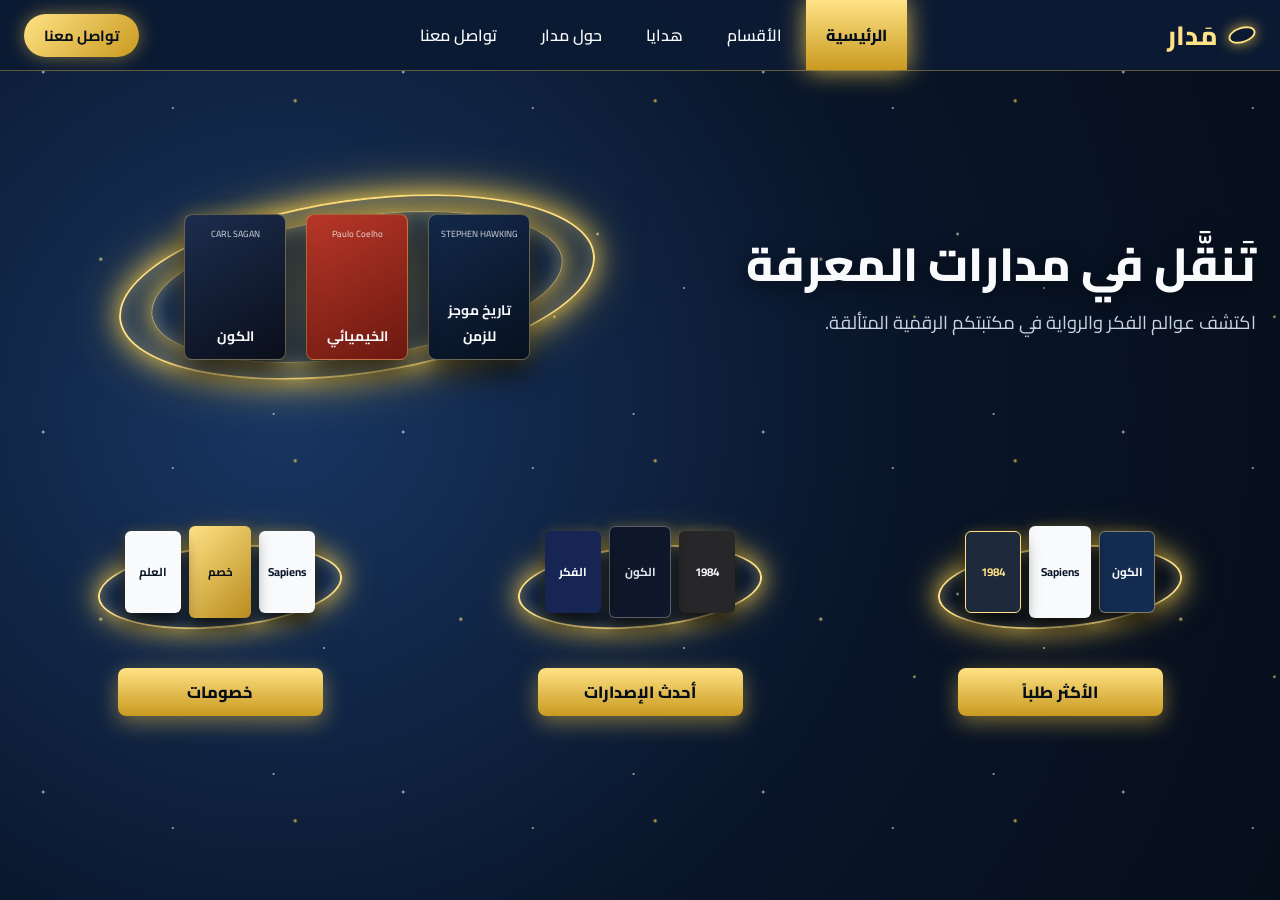
<file: index.html>
<!DOCTYPE html>
<html lang="ar" dir="rtl">
<head>
    <meta charset="UTF-8">
    <meta name="viewport" content="width=device-width, initial-scale=1.0">
    <title>مَدار | الصفحة الرئيسية</title>
    <link rel="preconnect" href="https://fonts.googleapis.com">
    <link rel="preconnect" href="https://fonts.gstatic.com" crossorigin>
    <link href="https://fonts.googleapis.com/css2?family=Cairo:wght@400;600;700;800&display=swap" rel="stylesheet">
    <link rel="stylesheet" href="style.css">
</head>
<body>

    <div class="space-bg"></div>

    <header class="navbar">
        <div class="nav-container">
            <a href="index.html" class="brand-logo">
                <span class="logo-orbit"></span>
                <span>مَدار</span>
            </a>

            <nav class="nav-tabs" id="navTabs">
                <a href="#home" class="tab-link active" data-tab="home">الرئيسية</a>
                <a href="categories.html" class="tab-link" data-tab="categories">الأقسام</a>
                <a href="gifts.html" class="tab-link" data-tab="gifts">هدايا</a>
                <a href="about.html" class="tab-link" data-tab="about">حول مدار</a>
                <a href="contact.html" class="tab-link" data-tab="contact">تواصل معنا</a>
            </nav>

            <a href="#contact" class="nav-cta-btn">تواصل معنا</a>
        </div>
    </header>

    <main class="container" id="home">

        <section class="hero-orbit-section">
            <div class="hero-copy">
                <h1>تَنقَّل في مدارات المعرفة</h1>
                <p>اكتشف عوالم الفكر والرواية في مكتبتكم الرقمية المتألقة.</p>
            </div>

            <div class="main-orbit-stage">
                <div class="gold-ring main-ring-1"></div>
                <div class="gold-ring main-ring-2"></div>
                <div class="orbit-center-glow"></div>

                <div class="main-books">
                    <div class="hero-book hb-right">
                        <div class="cover-box cover-dark">
                            <small>STEPHEN HAWKING</small>
                            <span>تاريخ موجز للزمن</span>
                        </div>
                    </div>

                    <div class="hero-book hb-center">
                        <div class="cover-box cover-red">
                            <small>Paulo Coelho</small>
                            <span>الخيميائي</span>
                        </div>
                    </div>

                    <div class="hero-book hb-left">
                        <div class="cover-box cover-space">
                            <small>CARL SAGAN</small>
                            <span>الكون</span>
                        </div>
                    </div>
                </div>
            </div>
        </section>

        <section class="three-orbits-row">

            <div class="orbit-column">
                <div class="mini-stage">
                    <div class="mini-gold-ring"></div>
                    <div class="mini-books">
                        <div class="m-book mb-1">الكون</div>
                        <div class="m-book mb-2">Sapiens</div>
                        <div class="m-book mb-3">1984</div>
                    </div>
                </div>
                <a href="#bestsellers" class="gold-rectangle">الأكثر طلباً</a>
            </div>

            <div class="orbit-column">
                <div class="mini-stage">
                    <div class="mini-gold-ring"></div>
                    <div class="mini-books">
                        <div class="m-book mb-4">1984</div>
                        <div class="m-book mb-5">الكون</div>
                        <div class="m-book mb-6">الفكر</div>
                    </div>
                </div>
                <a href="#new-releases" class="gold-rectangle">أحدث الإصدارات</a>
            </div>

            <div class="orbit-column">
                <div class="mini-stage">
                    <div class="mini-gold-ring"></div>
                    <div class="mini-books">
                        <div class="m-book mb-2">Sapiens</div>
                        <div class="m-book mb-7">خصم</div>
                        <div class="m-book mb-2">العلم</div>
                    </div>
                </div>
                <a href="#discounts" class="gold-rectangle">خصومات</a>
            </div>

        </section>

    </main>

    <script>
        const tabs = document.querySelectorAll('.tab-link');
        tabs.forEach(tab => {
            tab.addEventListener('click', function () {
                tabs.forEach(item => item.classList.remove('active'));
                this.classList.add('active');
            });
        });
    </script>

</body>
</html>
</file>
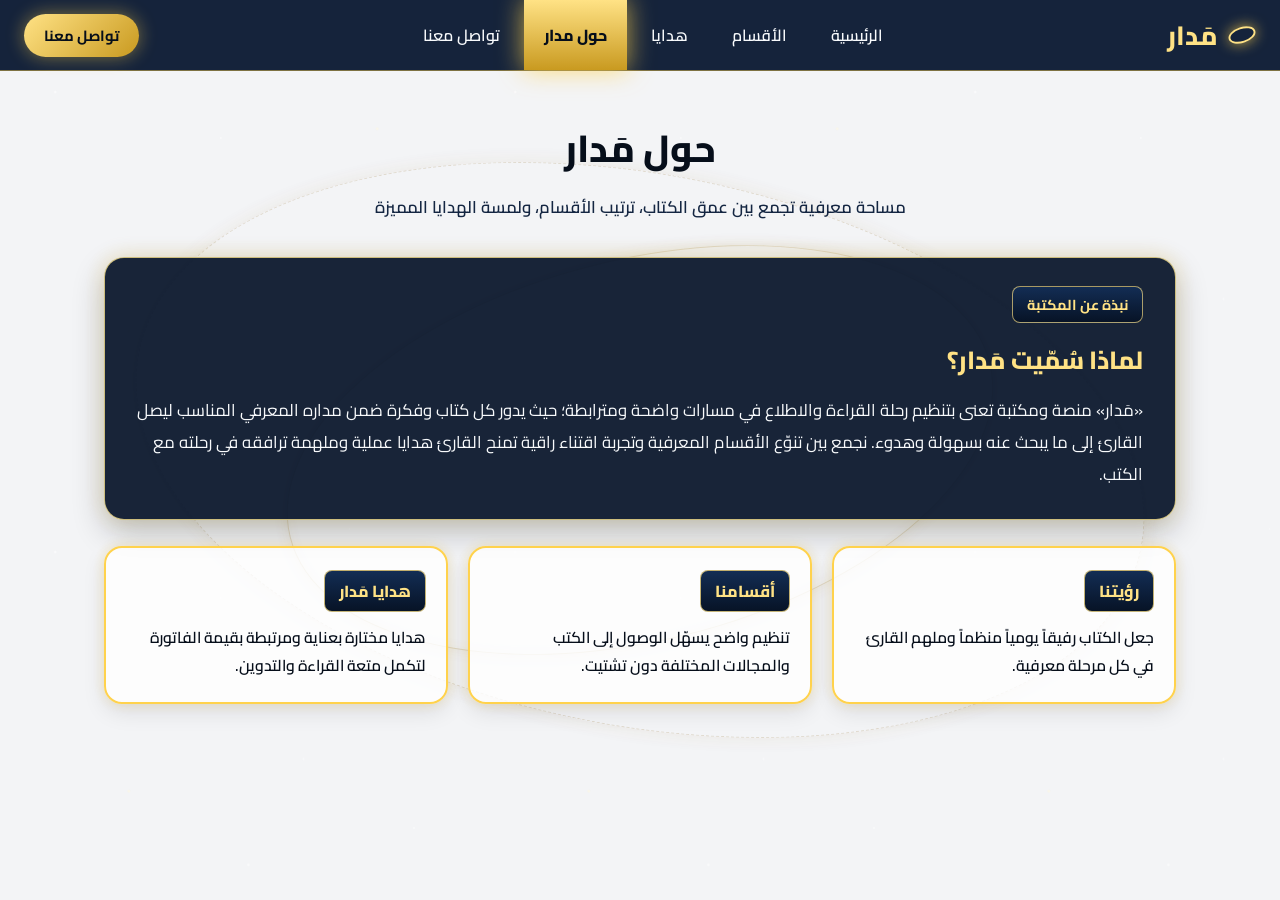
<file: about.html>
<!DOCTYPE html>
<html lang="ar" dir="rtl">
<head>
    <meta charset="UTF-8">
    <meta name="viewport" content="width=device-width, initial-scale=1.0">
    <title>مَدار | حول مَدار</title>
    <link rel="preconnect" href="https://fonts.googleapis.com">
    <link rel="preconnect" href="https://fonts.gstatic.com" crossorigin>
    <link href="https://fonts.googleapis.com/css2?family=Cairo:wght@400;600;700;800&display=swap" rel="stylesheet">
    <link rel="stylesheet" href="about.css">
</head>
<body>

    <div class="space-bg"></div>

    <header class="navbar">
        <div class="nav-container">
            <a href="index.html" class="brand-logo">
                <span class="logo-orbit"></span>
                <span>مَدار</span>
            </a>

            <nav class="nav-tabs" id="navTabs">
                <a href="index.html" class="tab-link" data-tab="home">الرئيسية</a>
                <a href="categories.html" class="tab-link" data-tab="categories">الأقسام</a>
                <a href="gifts.html" class="tab-link" data-tab="gifts">هدايا</a>
                <a href="about.html" class="tab-link active" data-tab="about">حول مدار</a>
                <a href="contact.html" class="tab-link" data-tab="contact">تواصل معنا</a>
            </nav>

            <a href="index.html#contact" class="nav-cta-btn">تواصل معنا</a>
        </div>
    </header>

    <main class="container">
        <section class="page-header">
            <h1>حول مَدار</h1>
            <p>مساحة معرفية تجمع بين عمق الكتاب، ترتيب الأقسام، ولمسة الهدايا المميزة</p>
        </section>

        <section class="about-hero-card">
            <span class="about-badge">نبذة عن المكتبة</span>
            <h2>لماذا سُمّيت مَدار؟</h2>
            <p>
                «مَدار» منصة ومكتبة تعنى بتنظيم رحلة القراءة والاطلاع في مسارات واضحة ومترابطة؛ حيث يدور كل كتاب وفكرة ضمن مداره المعرفي المناسب ليصل القارئ إلى ما يبحث عنه بسهولة وهدوء. نجمع بين تنوّع الأقسام المعرفية وتجربة اقتناء راقية تمنح القارئ هدايا عملية وملهمة ترافقه في رحلته مع الكتب.
            </p>
        </section>

        <section class="pillars-grid">
            <article class="pillar-card">
                <div class="pillar-title-box">رؤيتنا</div>
                <p>جعل الكتاب رفيقاً يومياً منظماً وملهم القارئ في كل مرحلة معرفية.</p>
            </article>

            <article class="pillar-card">
                <div class="pillar-title-box">أقسامنا</div>
                <p>تنظيم واضح يسهّل الوصول إلى الكتب والمجالات المختلفة دون تشتيت.</p>
            </article>

            <article class="pillar-card">
                <div class="pillar-title-box">هدايا مَدار</div>
                <p>هدايا مختارة بعناية ومرتبطة بقيمة الفاتورة لتكمل متعة القراءة والتدوين.</p>
            </article>
        </section>
    </main>

</body>
</html>
</file>
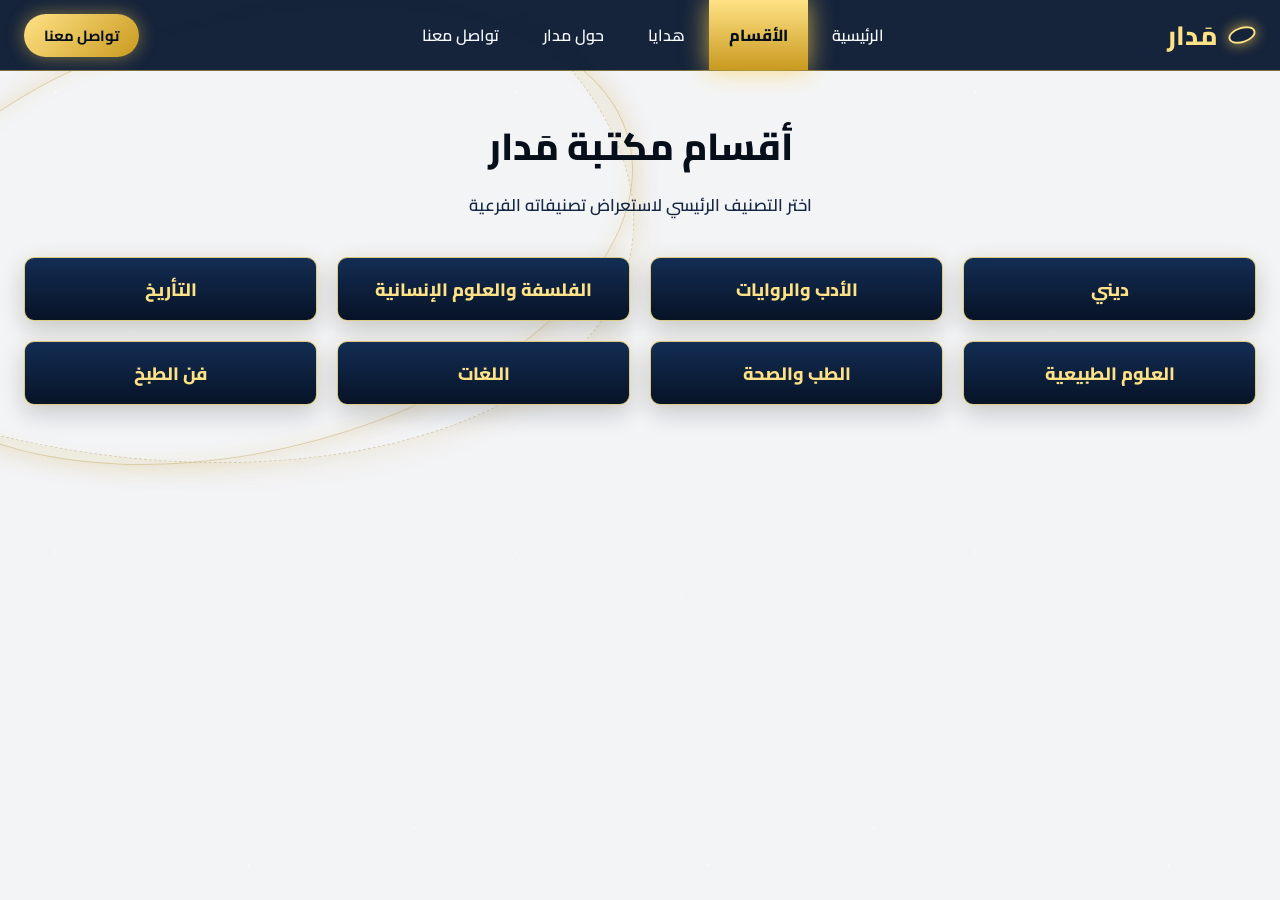
<file: categories.html>
<!DOCTYPE html>
<html lang="ar" dir="rtl">
<head>
    <meta charset="UTF-8">
    <meta name="viewport" content="width=device-width, initial-scale=1.0">
    <title>مَدار | الأقسام</title>
    <link rel="preconnect" href="https://fonts.googleapis.com">
    <link rel="preconnect" href="https://fonts.gstatic.com" crossorigin>
    <link href="https://fonts.googleapis.com/css2?family=Cairo:wght@400;600;700;800&display=swap" rel="stylesheet">
    <link rel="stylesheet" href="categories.css">
</head>
<body>

    <div class="space-bg"></div>

    <header class="navbar">
        <div class="nav-container">
            <a href="index.html" class="brand-logo">
                <span class="logo-orbit"></span>
                <span>مَدار</span>
            </a>

            <nav class="nav-tabs" id="navTabs">
                <a href="index.html" class="tab-link">الرئيسية</a>
                <a href="categories.html" class="tab-link active">الأقسام</a>
                <a href="index.html" class="tab-link">هدايا</a>
                <a href="about.html" class="tab-link">حول مدار</a>
                <a href="contact.html" class="tab-link">تواصل معنا</a>
            </nav>

            <a href="index.html#contact" class="nav-cta-btn">تواصل معنا</a>
        </div>
    </header>

    <main class="container">
        <section class="page-header">
            <h1>أقسام مكتبة مَدار</h1>
            <p>اختر التصنيف الرئيسي لاستعراض تصنيفاته الفرعية</p>
        </section>

        <section class="main-categories-grid" id="mainCategoriesGrid"></section>

        <section class="subcategories-panel" id="subcategoriesPanel" aria-live="polite">
            <div class="panel-top">
                <h2 id="selectedCategoryTitle"></h2>
                <button type="button" class="close-panel-btn" id="closePanelBtn">إغلاق</button>
            </div>
            <div class="subcategories-grid" id="subcategoriesGrid"></div>
        </section>
    </main>

    <script>
        const categoriesData = [
            {
                id: "religion",
                title: "ديني",
                subs: [
                    { name: "القرآن الكريم", desc: "القرآن" },
                    { name: "قصص الأنبياء", desc: "كتب عن الأنبياء وقصصهم" },
                    { name: "تفسير القرآن", desc: "كتب عن تفسير القرآن" },
                    { name: "الأحاديث النبوية", desc: "كتب عن الأحاديث" },
                    { name: "الفقه وأصول الفقه", desc: "كتب عن الفقه" },
                    { name: "عامة", desc: "كتب دينية عامة" }
                ]
            },
            {
                id: "literature",
                title: "الأدب والروايات",
                subs: [
                    { name: "الروايات الاجتماعية", desc: "كتب عن الروايات الاجتماعية" },
                    { name: "الروايات التاريخية", desc: "روايات مستوحاة من الأحداث التاريخية" },
                    { name: "القصص القصيرة", desc: "مجموعات قصصية مختارة" },
                    { name: "الشعر والنثر", desc: "دواوين شعرية ونصوص نثرية" },
                    { name: "روايات الخيال العالمي", desc: "أعمال خيالية وعالمية مترجمة" },
                    { name: "عامة", desc: "كتب أدبية عامة" }
                ]
            },
            {
                id: "philosophy",
                title: "الفلسفة والعلوم الإنسانية",
                subs: [
                    { name: "الفلسفة والمنطق", desc: "مباحث الفلسفة وقواعد الاستدلال والمنطق" },
                    { name: "علم النفس", desc: "دراسات السلوك والعمليات الذهنية" },
                    { name: "الأخلاق", desc: "القيم والمبادئ الأخلاقية" },
                    { name: "التنمية البشرية", desc: "تطوير الذات والمهارات الحياتية" },
                    { name: "التربية والتعليم", desc: "أساليب التعلم والمناهج التربوية" },
                    { name: "عامة", desc: "كتب فلسفة عامة" }
                ]
            },
            {
                id: "history",
                title: "التأريخ",
                subs: [
                    { name: "التأريخ القديم والحديث", desc: "تسلسل العصور التاريخية القديمة والحديثة" },
                    { name: "تأريخ الحضارات", desc: "نشأة الحضارات الإنسانية وتطورها" },
                    { name: "التأريخ السياسي والعسكري", desc: "الوقائع السياسية والتحولات العسكرية" },
                    { name: "السير والقصص التاريخية", desc: "تراجم الشخصيات وسرد الوقائع" },
                    { name: "الآثار", desc: "اكتشافات وشواهد الحضارات" },
                    { name: "عامة", desc: "كتب تأريخية عامة" }
                ]
            },
            {
                id: "natural-sciences",
                title: "العلوم الطبيعية",
                subs: [
                    { name: "علم النبات", desc: "دراسة النباتات وتصنيفها وبيئتها" },
                    { name: "علم الأرض", desc: "الجيولوجيا وطبقات الأرض والظواهر الطبيعية" },
                    { name: "علم الحيوان", desc: "عالم الحيوان وسلوكياته وتصنيفاته" },
                    { name: "الفلك والفضاء", desc: "النجوم والكواكب والكون" },
                    { name: "البيئة والطبيعة", desc: "التوازن البيئي وحماية الموارد الطبيعية" },
                    { name: "عامة", desc: "كتب علوم عامة" }
                ]
            },
            {
                id: "medicine",
                title: "الطب والصحة",
                subs: [
                    { name: "الطب البشري", desc: "العلوم الطبية والتخصصات السريرية" },
                    { name: "الصحة والبيئة", desc: "أثر العوامل البيئية على الصحة العامة" },
                    { name: "الصحة العامة والتغذية", desc: "الوقاية الصحية والأنظمة الغذائية" },
                    { name: "الأدوية والعقاقير والعلاج", desc: "المستحضرات الدوائية والأساليب العلاجية" },
                    { name: "الرعاية الصحية", desc: "الخدمات الصحية والعناية بالمرضى" },
                    { name: "عامة", desc: "كتب طبية عامة" }
                ]
            },
            {
                id: "languages",
                title: "اللغات",
                subs: [
                    { name: "اللغة الإنجليزية", desc: "قواعد ومفردات ومهارات اللغة الإنجليزية" },
                    { name: "اللغة العربية", desc: "النحو والصرف والبلاغة والأدب اللغوي" },
                    { name: "اللغة التركية", desc: "تعلم وممارسة اللغة التركية" },
                    { name: "اللغة الألمانية", desc: "أساسيات ومستويات اللغة الألمانية" },
                    { name: "اللغة اللاتينية", desc: "أصول وقواعد اللغة اللاتينية" },
                    { name: "عامة", desc: "كتب لغات عامة" }
                ]
            },
            {
                id: "cooking",
                title: "فن الطبخ",
                subs: [
                    { name: "الغذاء الصحي", desc: "وصفات متوازنة ومغذية" },
                    { name: "المشروبات", desc: "مشروبات ساخنة وباردة وعصائر" },
                    { name: "حفظ الأغذية", desc: "طرق التخزين والحفظ السليم للأطعمة" },
                    { name: "طرق الطهي", desc: "تقنيات وأساليب إعداد الطعام" },
                    { name: "الحلويات والمعجنات", desc: "المخبوزات والحلويات المتنوعة" },
                    { name: "عامة", desc: "كتب طبخ عامة" }
                ]
            }
        ];

        const gridEl = document.getElementById("mainCategoriesGrid");
        const panelEl = document.getElementById("subcategoriesPanel");
        const panelTitleEl = document.getElementById("selectedCategoryTitle");
        const subGridEl = document.getElementById("subcategoriesGrid");
        const closeBtn = document.getElementById("closePanelBtn");

        let activeCategoryId = null;

        function renderMainCategories() {
            gridEl.innerHTML = "";
            categoriesData.forEach(cat => {
                const btn = document.createElement("button");
                btn.type = "button";
                btn.className = "gold-category-rect";
                btn.dataset.id = cat.id;
                btn.textContent = cat.title;

                btn.addEventListener("click", () => {
                    if (activeCategoryId === cat.id) {
                        closeSubcategories();
                        return;
                    }
                    activeCategoryId = cat.id;
                    updateSelectedButton();
                    renderSubcategories(cat);
                });

                gridEl.appendChild(btn);
            });
        }

        function updateSelectedButton() {
            const buttons = gridEl.querySelectorAll(".gold-category-rect");
            buttons.forEach(btn => {
                btn.classList.toggle("selected", btn.dataset.id === activeCategoryId);
            });
        }

        function renderSubcategories(category) {
            panelTitleEl.textContent = `التصنيفات الفرعية — ${category.title}`;
            subGridEl.innerHTML = "";

            category.subs.forEach(sub => {
                const card = document.createElement("div");
                card.className = "sub-card";
                card.innerHTML = `
                    <div class="sub-title">${sub.name}</div>
                    <div class="sub-desc">${sub.desc}</div>
                `;
                subGridEl.appendChild(card);
            });

            panelEl.classList.add("active");
            panelEl.scrollIntoView({ behavior: "smooth", block: "nearest" });
        }

        function closeSubcategories() {
            activeCategoryId = null;
            updateSelectedButton();
            panelEl.classList.remove("active");
        }

        closeBtn.addEventListener("click", closeSubcategories);

        renderMainCategories();
    </script>
</body>
</html>
</file>
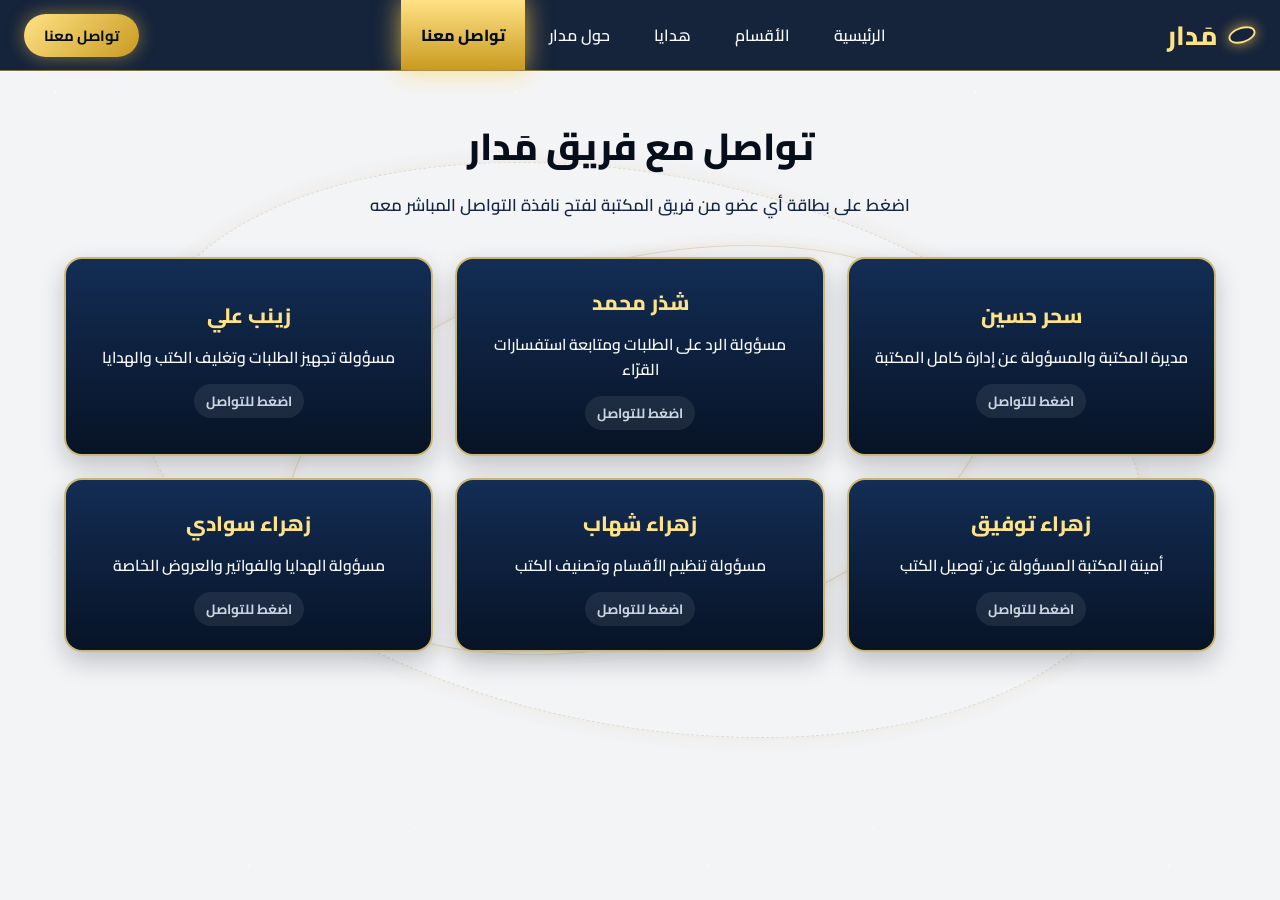
<file: contact.html>
<!DOCTYPE html>
<html lang="ar" dir="rtl">
<head>
    <meta charset="UTF-8">
    <meta name="viewport" content="width=device-width, initial-scale=1.0">
    <title>مَدار | تواصل معنا</title>
    <link rel="preconnect" href="https://fonts.googleapis.com">
    <link rel="preconnect" href="https://fonts.gstatic.com" crossorigin>
    <link href="https://fonts.googleapis.com/css2?family=Cairo:wght@400;600;700;800&display=swap" rel="stylesheet">
    <link rel="stylesheet" href="contact.css">
</head>
<body>

    <div class="space-bg"></div>

    <header class="navbar">
        <div class="nav-container">
            <a href="index.html" class="brand-logo">
                <span class="logo-orbit"></span>
                <span>مَدار</span>
            </a>

            <nav class="nav-tabs" id="navTabs">
                <a href="index.html" class="tab-link" data-tab="home">الرئيسية</a>
                <a href="categories.html" class="tab-link" data-tab="categories">الأقسام</a>
                <a href="gifts.html" class="tab-link" data-tab="gifts">هدايا</a>
                <a href="about.html" class="tab-link" data-tab="about">حول مدار</a>
                <a href="contact.html" class="tab-link active" data-tab="contact">تواصل معنا</a>
            </nav>

            <a href="contact.html" class="nav-cta-btn">تواصل معنا</a>
        </div>
    </header>

    <main class="container">
        <section class="page-header">
            <h1>تواصل مع فريق مَدار</h1>
            <p>اضغط على بطاقة أي عضو من فريق المكتبة لفتح نافذة التواصل المباشر معه</p>
        </section>

        <section class="team-grid" id="teamGrid"></section>

        <section class="contact-box-panel" id="contactBoxPanel" aria-live="polite">
            <div class="contact-panel-header">
                <div>
                    <h2 id="selectedMemberTitle"></h2>
                    <p id="selectedMemberRole"></p>
                </div>
                <button type="button" class="close-panel-btn" id="closeContactPanel">إغلاق</button>
            </div>

            <form class="contact-form" id="directContactForm">
                <input type="text" id="senderName" placeholder="اسمك الكريم" required>
                <input type="text" id="senderInfo" placeholder="رقم الهاتف أو وسيلة التواصل" required>
                <textarea id="senderMessage" placeholder="اكتب رسالتك أو استفسارك هنا..." required></textarea>
                <button type="submit" class="send-msg-btn">إرسال الرسالة</button>
                <p class="status-note" id="formStatusNote"></p>
            </form>
        </section>
    </main>

    <script>
        const teamMembers = [
            {
                id: "sahar",
                name: "سحر حسين",
                role: "مديرة المكتبة والمسؤولة عن إدارة كامل المكتبة"
            },
            {
                id: "shather",
                name: "شذر محمد",
                role: "مسؤولة الرد على الطلبات ومتابعة استفسارات القرّاء"
            },
            {
                id: "zainab",
                name: "زينب علي",
                role: "مسؤولة تجهيز الطلبات وتغليف الكتب والهدايا"
            },
            {
                id: "zahraa-t",
                name: "زهراء توفيق",
                role: "أمينة المكتبة المسؤولة عن توصيل الكتب"
            },
            {
                id: "zahraa-sh",
                name: "زهراء شهاب",
                role: "مسؤولة تنظيم الأقسام وتصنيف الكتب"
            },
            {
                id: "zahraa-s",
                name: "زهراء سوادي",
                role: "مسؤولة الهدايا والفواتير والعروض الخاصة"
            }
        ];

        const teamGridEl = document.getElementById("teamGrid");
        const contactPanelEl = document.getElementById("contactBoxPanel");
        const selectedTitleEl = document.getElementById("selectedMemberTitle");
        const selectedRoleEl = document.getElementById("selectedMemberRole");
        const closePanelBtn = document.getElementById("closeContactPanel");
        const contactFormEl = document.getElementById("directContactForm");
        const statusNoteEl = document.getElementById("formStatusNote");

        let activeMember = null;

        function renderTeam() {
            teamGridEl.innerHTML = "";

            teamMembers.forEach(member => {
                const card = document.createElement("div");
                card.className = "member-card";
                card.dataset.id = member.id;
                card.setAttribute("role", "button");
                card.setAttribute("tabindex", "0");

                card.innerHTML = `
                    <div class="member-name">${member.name}</div>
                    <div class="member-role">${member.role}</div>
                    <span class="member-action-hint">اضغط للتواصل</span>
                `;

                const selectHandler = () => {
                    activeMember = member;
                    statusNoteEl.textContent = "";
                    teamGridEl.querySelectorAll(".member-card").forEach(el => {
                        el.classList.toggle("selected", el.dataset.id === member.id);
                    });
                    selectedTitleEl.textContent = `التواصل مع: ${member.name}`;
                    selectedRoleEl.textContent = member.role;
                    contactPanelEl.classList.add("active");
                    contactPanelEl.scrollIntoView({ behavior: "smooth", block: "nearest" });
                };

                card.addEventListener("click", selectHandler);
                card.addEventListener("keydown", (e) => {
                    if (e.key === "Enter" || e.key === " ") {
                        e.preventDefault();
                        selectHandler();
                    }
                });

                teamGridEl.appendChild(card);
            });
        }

        closePanelBtn.addEventListener("click", () => {
            activeMember = null;
            contactPanelEl.classList.remove("active");
            teamGridEl.querySelectorAll(".member-card").forEach(el => el.classList.remove("selected"));
        });

        contactFormEl.addEventListener("submit", (e) => {
            e.preventDefault();
            if (!activeMember) return;
            const nameVal = document.getElementById("senderName").value.trim();
            statusNoteEl.textContent = `تم تجهيز رسالتك إلى (${activeMember.name} — ${activeMember.role}) باسم ${nameVal}.`;
            contactFormEl.reset();
        });

        renderTeam();
    </script>
</body>
</html>
</file>
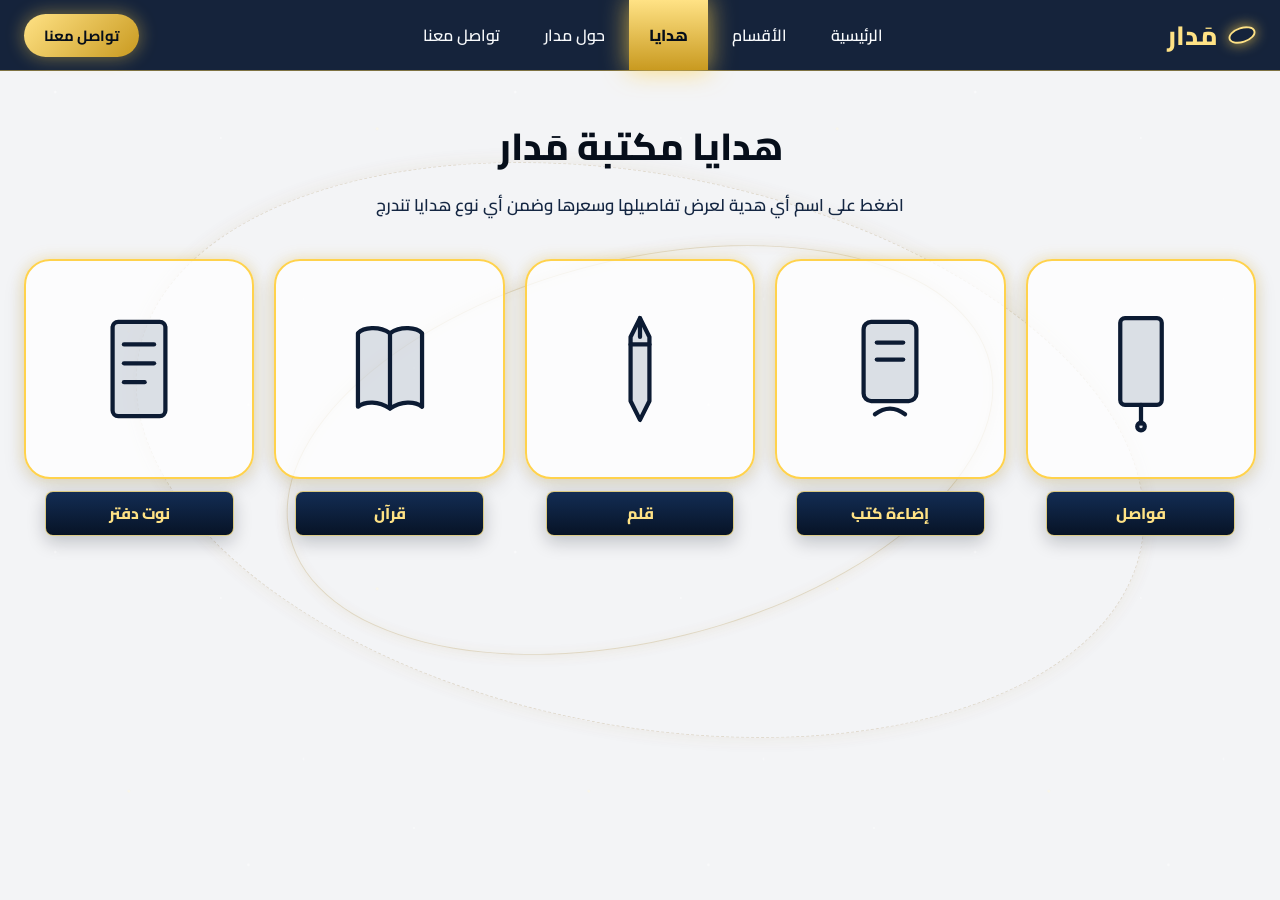
<file: gifts.html>
<!DOCTYPE html>
<html lang="ar" dir="rtl">
<head>
    <meta charset="UTF-8">
    <meta name="viewport" content="width=device-width, initial-scale=1.0">
    <title>مَدار | الهدايا</title>
    <link rel="preconnect" href="https://fonts.googleapis.com">
    <link rel="preconnect" href="https://fonts.gstatic.com" crossorigin>
    <link href="https://fonts.googleapis.com/css2?family=Cairo:wght@400;600;700;800&display=swap" rel="stylesheet">
    <link rel="stylesheet" href="gifts.css">
</head>
<body>

    <div class="space-bg"></div>

    <header class="navbar">
        <div class="nav-container">
            <a href="index.html" class="brand-logo">
                <span class="logo-orbit"></span>
                <span>مَدار</span>
            </a>

            <nav class="nav-tabs" id="navTabs">
                <a href="index.html" class="tab-link">الرئيسية</a>
                <a href="categories.html" class="tab-link">الأقسام</a>
                <a href="gifts.html" class="tab-link active">هدايا</a>
                <a href="about.html" class="tab-link">حول مدار</a>
                <a href="contact.html" class="tab-link">تواصل معنا</a>
            </nav>

            <a href="index.html#contact" class="nav-cta-btn">تواصل معنا</a>
        </div>
    </header>

    <main class="container">
        <section class="page-header">
            <h1>هدايا مكتبة مَدار</h1>
            <p>اضغط على اسم أي هدية لعرض تفاصيلها وسعرها وضمن أي نوع هدايا تندرج</p>
        </section>

        <section class="gifts-grid" id="giftsGrid"></section>

        <section class="gift-caption-panel" id="giftCaptionPanel" aria-live="polite">
            <div class="caption-header">
                <h2 id="captionGiftTitle"></h2>
                <button type="button" class="close-caption-btn" id="closeCaptionBtn">إغلاق</button>
            </div>
            <div class="caption-details">
                <p class="caption-row"><span class="caption-label">الكابشن:</span><span id="captionGiftDesc"></span></p>
                <p class="caption-row"><span class="caption-label">سعر الفاتورة:</span><span id="captionGiftPrice"></span></p>
                <p class="caption-row"><span class="caption-label">ملاحظة — ضمن أي نوع هدايا:</span><span id="captionGiftGroup"></span></p>
            </div>
        </section>
    </main>

    <script>
        const giftsData = [
            {
                id: "bookmark",
                name: "فواصل",
                caption: "فواصل كتب أو لاصقات عملية تحفظ مكان القراءة وترافق القارئ في صفحاته.",
                price: "10,000 د.ع",
                groupNote: "تندرج ضمن هدايا الفاتورة الأساسية (10,000 د.ع)، وتُضمّ أيضاً إلى المجموعة المكتبية (دفتر + قلم + فاصل) بقيمة 60,000 د.ع وباقة جميع الهدايا بقيمة 100,000 د.ع.",
                svg: `
                    <svg class="gift-shape-svg" viewBox="0 0 100 140">
                        <rect x="28" y="16" width="44" height="92" rx="5" class="gift-shape-fill"></rect>
                        <line x1="50" y1="108" x2="50" y2="128"></line>
                        <circle cx="50" cy="131" r="4" class="gift-shape-fill"></circle>
                    </svg>
                `
            },
            {
                id: "book-light",
                name: "إضاءة كتب",
                caption: "ضوء للقراءة يمنح إضاءة هادئة ومريحة للعين أثناء القراءة في الأجواء الخافتة أو الليلية.",
                price: "25,000 د.ع",
                groupNote: "تندرج ضمن هدايا القراءة المتوسطة (25,000 د.ع)، وتأتي أيضاً ضمن باقة جميع الهدايا بقيمة 100,000 د.ع.",
                svg: `
                    <svg class="gift-shape-svg" viewBox="0 0 100 140">
                        <rect x="22" y="20" width="56" height="84" rx="8" class="gift-shape-fill"></rect>
                        <line x1="36" y1="42" x2="64" y2="42"></line>
                        <line x1="36" y1="60" x2="64" y2="60"></line>
                        <path d="M34 118 Q50 106 66 118"></path>
                    </svg>
                `
            },
            {
                id: "pen",
                name: "قلم",
                caption: "قلم جيد للكتابة مخصص لتدوين الملاحظات والأفكار والفوائد أثناء المطالعة.",
                price: "15,000 د.ع",
                groupNote: "يندرج ضمن هدايا الكتابة والتدوين (15,000 د.ع)، ويدخل ضمن المجموعة المكتبية (دفتر + قلم + فاصل) بقيمة 60,000 د.ع وباقة جميع الهدايا بقيمة 100,000 د.ع.",
                svg: `
                    <svg class="gift-shape-svg" viewBox="0 0 100 140">
                        <path d="M50 16 L60 36 L60 104 L50 124 L40 104 L40 36 Z" class="gift-shape-fill"></path>
                        <line x1="40" y1="44" x2="60" y2="44"></line>
                        <line x1="50" y1="16" x2="50" y2="36"></line>
                    </svg>
                `
            },
            {
                id: "quran",
                name: "قرآن",
                caption: "القرآن الكريم كهدية قيمة ومباركة تضفي سكينة ووقاراً لمقتنيها.",
                price: "35,000 د.ع",
                groupNote: "يندرج ضمن الهدايا الخاصة والمميزة (35,000 د.ع)، ويأتي أيضاً ضمن باقة جميع الهدايا بقيمة 100,000 د.ع.",
                svg: `
                    <svg class="gift-shape-svg" viewBox="0 0 100 140">
                        <path d="M50 32 C38 24 22 26 16 32 L16 110 C24 104 38 104 50 112 C62 104 76 104 84 110 L84 32 C78 26 62 24 50 32 Z" class="gift-shape-fill"></path>
                        <line x1="50" y1="32" x2="50" y2="112"></line>
                    </svg>
                `
            },
            {
                id: "notebook",
                name: "نوت دفتر",
                caption: "دفتر ملاحظات أنيق لتسجيل الملخصات والخواطر والخطط اليومية.",
                price: "15,000 د.ع",
                groupNote: "يندرج ضمن هدايا الكتابة والتدوين (15,000 د.ع)، ويدخل ضمن هدايا المجموعات والحقائب (حقيبة قماشية للكتب أو مجموعة مكتبية: دفتر + قلم + فاصل) بقيمة 60,000 د.ع وباقة جميع الهدايا بقيمة 100,000 د.ع.",
                svg: `
                    <svg class="gift-shape-svg" viewBox="0 0 100 140">
                        <rect x="22" y="20" width="56" height="100" rx="6" class="gift-shape-fill"></rect>
                        <line x1="34" y1="44" x2="66" y2="44"></line>
                        <line x1="34" y1="64" x2="66" y2="64"></line>
                        <line x1="34" y1="84" x2="56" y2="84"></line>
                    </svg>
                `
            }
        ];

        const giftsGridEl = document.getElementById("giftsGrid");
        const captionPanelEl = document.getElementById("giftCaptionPanel");
        const captionTitleEl = document.getElementById("captionGiftTitle");
        const captionDescEl = document.getElementById("captionGiftDesc");
        const captionPriceEl = document.getElementById("captionGiftPrice");
        const captionGroupEl = document.getElementById("captionGiftGroup");
        const closeCaptionBtn = document.getElementById("closeCaptionBtn");

        let selectedGiftId = null;

        function renderGifts() {
            giftsGridEl.innerHTML = "";

            giftsData.forEach(gift => {
                const col = document.createElement("div");
                col.className = "gift-column";
                col.dataset.id = gift.id;

                col.innerHTML = `
                    <div class="gift-vertical-box">
                        ${gift.svg}
                    </div>
                    <button type="button" class="gift-name-btn" data-id="${gift.id}">
                        ${gift.name}
                    </button>
                `;

                const nameBtn = col.querySelector(".gift-name-btn");
                nameBtn.addEventListener("click", () => {
                    if (selectedGiftId === gift.id) {
                        closeCaption();
                        return;
                    }
                    selectedGiftId = gift.id;
                    updateSelectedGift();
                    showCaption(gift);
                });

                giftsGridEl.appendChild(col);
            });
        }

        function updateSelectedGift() {
            const cols = giftsGridEl.querySelectorAll(".gift-column");
            cols.forEach(col => {
                col.classList.toggle("selected", col.dataset.id === selectedGiftId);
            });
        }

        function showCaption(gift) {
            captionTitleEl.textContent = gift.name;
            captionDescEl.textContent = gift.caption;
            captionPriceEl.textContent = gift.price;
            captionGroupEl.textContent = gift.groupNote;
            captionPanelEl.classList.add("active");
            captionPanelEl.scrollIntoView({ behavior: "smooth", block: "nearest" });
        }

        function closeCaption() {
            selectedGiftId = null;
            updateSelectedGift();
            captionPanelEl.classList.remove("active");
        }

        closeCaptionBtn.addEventListener("click", closeCaption);

        renderGifts();
    </script>
</body>
</html>
</file>
<file: style.css>
:root {
    --navy-deep: #060e1a;
    --navy-bar: #0c1b33;
    --navy-glow: #183663;
    --gold-main: #d4af37;
    --gold-light: #ffe285;
    --gold-bright: #ffd24c;
    --gold-shadow: rgba(255, 210, 76, 0.8);
    --white: #f8fafc;
    --gray-soft: #cbd5e1;
}

* {
    box-sizing: border-box;
    margin: 0;
    padding: 0;
    font-family: 'Cairo', sans-serif;
}

html, body {
    max-width: 100%;
    overflow-x: hidden;
}

body {
    min-height: 100vh;
    background: radial-gradient(circle at 22% 45%, var(--navy-glow) 0%, #091529 55%, var(--navy-deep) 100%);
    color: var(--white);
    position: relative;
}

.space-bg {
    position: fixed;
    inset: 0;
    background-image:
        radial-gradient(2px 2px at 12% 20%, #ffffff, transparent),
        radial-gradient(2.5px 2.5px at 28% 72%, var(--gold-light), transparent),
        radial-gradient(1.5px 1.5px at 48% 30%, #ffffff, transparent),
        radial-gradient(2px 2px at 66% 65%, #fff8d6, transparent),
        radial-gradient(2.5px 2.5px at 82% 28%, var(--gold-bright), transparent),
        radial-gradient(1.5px 1.5px at 90% 80%, #ffffff, transparent),
        radial-gradient(2px 2px at 54% 88%, var(--gold-light), transparent),
        radial-gradient(1.5px 1.5px at 76% 15%, #ffffff, transparent);
    background-size: 360px 360px;
    opacity: 0.85;
    pointer-events: none;
    z-index: 0;
    animation: starDrift 65s linear infinite;
}

.navbar {
    position: sticky;
    top: 0;
    z-index: 50;
    background: rgba(12, 27, 51, 0.96);
    border-bottom: 1px solid rgba(255, 210, 76, 0.35);
    backdrop-filter: blur(8px);
}

.nav-container {
    max-width: 1280px;
    margin: 0 auto;
    min-height: 70px;
    padding: 0 24px;
    display: flex;
    align-items: center;
    justify-content: space-between;
    gap: 12px;
}

.brand-logo {
    display: inline-flex;
    align-items: center;
    gap: 10px;
    text-decoration: none;
    color: var(--gold-light);
    font-size: 1.65rem;
    font-weight: 800;
    flex-shrink: 0;
}

.logo-orbit {
    width: 28px;
    height: 16px;
    border: 2.5px solid var(--gold-light);
    border-radius: 50%;
    transform: rotate(-18deg);
    box-shadow: 0 0 14px var(--gold-shadow);
    animation: slowPulseGlow 6s ease-in-out infinite;
}

.nav-tabs {
    display: flex;
    align-items: center;
    height: 70px;
    gap: 4px;
}

.tab-link {
    text-decoration: none;
    color: var(--white);
    font-weight: 600;
    font-size: 1rem;
    padding: 0 20px;
    height: 100%;
    display: flex;
    align-items: center;
    white-space: nowrap;
    transition: all 0.25s ease;
}

.tab-link:hover {
    color: var(--gold-light);
    background: rgba(255, 210, 76, 0.1);
}

.tab-link.active {
    background: linear-gradient(180deg, #ffe285 0%, #c99a20 100%);
    color: var(--navy-deep);
    font-weight: 800;
    box-shadow: 0 0 26px var(--gold-shadow);
}

.nav-cta-btn {
    text-decoration: none;
    background: linear-gradient(135deg, #ffe285, #c99a20);
    color: var(--navy-deep);
    font-weight: 700;
    font-size: 0.92rem;
    padding: 8px 20px;
    border-radius: 999px;
    box-shadow: 0 0 18px rgba(255, 210, 76, 0.45);
    white-space: nowrap;
    flex-shrink: 0;
    transition: transform 0.2s ease;
}

.nav-cta-btn:hover {
    transform: translateY(-2px);
}

.container {
    position: relative;
    z-index: 1;
    max-width: 1280px;
    margin: 0 auto;
    padding: 36px 24px 50px;
}

.hero-orbit-section {
    display: flex;
    align-items: center;
    justify-content: space-between;
    gap: 32px;
    min-height: 360px;
    flex-wrap: wrap;
}

.hero-copy {
    flex: 1;
    min-width: 280px;
}

.hero-copy h1 {
    font-size: 2.9rem;
    font-weight: 800;
    line-height: 1.25;
    margin-bottom: 12px;
    text-shadow: 0 4px 20px rgba(0, 0, 0, 0.6);
}

.hero-copy p {
    font-size: 1.15rem;
    color: var(--gray-soft);
}

.main-orbit-stage {
    flex: 1.25;
    min-width: 280px;
    width: 100%;
    height: 340px;
    position: relative;
    display: flex;
    align-items: center;
    justify-content: center;
}

.gold-ring {
    position: absolute;
    left: 50%;
    top: 50%;
    border-radius: 50%;
    border: 2.5px solid var(--gold-light);
    box-shadow:
        0 0 28px var(--gold-shadow),
        0 0 55px rgba(255, 210, 76, 0.38),
        inset 0 0 22px rgba(255, 226, 133, 0.42);
    pointer-events: none;
    z-index: 1;
}

.main-ring-1 {
    width: 480px;
    height: 175px;
    transform: translate(-50%, -50%) rotate(-8deg);
    animation: mainRingRotateSlow 40s linear infinite, orbitShine 7s ease-in-out infinite;
}

.main-ring-2 {
    width: 415px;
    height: 142px;
    border-width: 1.5px;
    border-color: rgba(255, 226, 133, 0.7);
    transform: translate(-50%, -50%) rotate(-8deg);
    animation: mainRingRotateReverseSlow 52s linear infinite, orbitShine 9s ease-in-out infinite;
}

.orbit-center-glow {
    position: absolute;
    left: 50%;
    top: 50%;
    transform: translate(-50%, -50%);
    width: 290px;
    height: 130px;
    background: radial-gradient(circle, rgba(255, 215, 90, 0.36) 0%, transparent 72%);
    filter: blur(18px);
    z-index: 0;
    animation: slowPulseGlow 8s ease-in-out infinite;
}

.main-books {
    position: relative;
    z-index: 2;
    display: flex;
    align-items: center;
    justify-content: center;
    gap: 20px;
}

.hero-book {
    cursor: pointer;
    transition: transform 0.35s ease;
}

.hero-book:hover {
    transform: translateY(-12px) scale(1.06) !important;
}

.hb-right { animation: insideBookFloatA 11s ease-in-out infinite; }
.hb-center { animation: insideBookFloatB 12.5s ease-in-out infinite 1s; }
.hb-left { animation: insideBookFloatC 10.5s ease-in-out infinite 2s; }

.cover-box {
    width: 102px;
    height: 146px;
    border-radius: 8px;
    padding: 10px 8px;
    display: flex;
    flex-direction: column;
    justify-content: space-between;
    text-align: center;
    box-shadow:
        0 14px 28px rgba(0, 0, 0, 0.75),
        0 0 18px rgba(255, 210, 76, 0.32);
    border: 1px solid rgba(255, 226, 133, 0.35);
}

.cover-box small {
    font-size: 0.56rem;
    opacity: 0.85;
}

.cover-box span {
    font-size: 0.86rem;
    font-weight: 700;
}

.cover-dark { background: linear-gradient(150deg, #13294b, #07101e); }
.cover-red { background: linear-gradient(150deg, #b83728, #6b1810); }
.cover-space { background: linear-gradient(150deg, #1d2d4e, #090e1a); }

.three-orbits-row {
    margin-top: 28px;
    display: grid;
    grid-template-columns: repeat(3, 1fr);
    gap: 28px;
}

.orbit-column {
    display: flex;
    flex-direction: column;
    align-items: center;
}

.mini-stage {
    position: relative;
    width: 270px;
    max-width: 100%;
    height: 165px;
    display: flex;
    align-items: center;
    justify-content: center;
}

.mini-gold-ring {
    position: absolute;
    left: 50%;
    top: 56%;
    width: 245px;
    height: 82px;
    border-radius: 50%;
    border: 2.5px solid var(--gold-light);
    box-shadow:
        0 0 24px var(--gold-shadow),
        0 0 42px rgba(255, 210, 76, 0.38),
        inset 0 0 16px rgba(255, 226, 133, 0.38);
    transform: translate(-50%, -50%) rotate(-5deg);
    pointer-events: none;
    z-index: 1;
    animation: miniRingRotateSlow 34s linear infinite, orbitShine 7s ease-in-out infinite;
}

.mini-books {
    position: relative;
    z-index: 2;
    display: flex;
    align-items: center;
    justify-content: center;
    gap: 8px;
    transform: translateY(-6px);
}

.m-book {
    width: 56px;
    height: 82px;
    border-radius: 6px;
    display: flex;
    align-items: center;
    justify-content: center;
    font-size: 0.72rem;
    font-weight: 700;
    padding: 5px;
    box-shadow:
        0 10px 18px rgba(0, 0, 0, 0.75),
        0 0 12px rgba(255, 210, 76, 0.22);
    transition: transform 0.3s ease;
    cursor: pointer;
    animation: insideMiniFloat 10s ease-in-out infinite;
}

.m-book:nth-child(2) {
    width: 62px;
    height: 92px;
    animation-delay: 1.5s;
}

.m-book:nth-child(3) {
    animation-delay: 3s;
}

.orbit-column:hover .m-book {
    transform: translateY(-7px) scale(1.04);
}

.mb-1 { background: #142c52; color: #fff; border: 1px solid rgba(255, 226, 133, 0.45); }
.mb-2 { background: #f8fafc; color: #091529; }
.mb-3 { background: #1e293b; color: var(--gold-light); border: 1px solid var(--gold-light); }
.mb-4 { background: #27272a; color: #f8fafc; }
.mb-5 { background: #0f172a; color: #e2e8f0; border: 1px solid rgba(255, 255, 255, 0.3); }
.mb-6 { background: #172554; color: #fff; }
.mb-7 { background: linear-gradient(135deg, #ffe285, #b88b1e); color: var(--navy-deep); }

.gold-rectangle {
    margin-top: 8px;
    min-width: 205px;
    padding: 9px 24px;
    text-align: center;
    text-decoration: none;
    background: linear-gradient(180deg, #ffe285 0%, #c99a20 100%);
    color: var(--navy-deep);
    font-weight: 800;
    font-size: 1.02rem;
    border-radius: 8px;
    box-shadow: 0 6px 22px rgba(255, 210, 76, 0.45);
    transition: transform 0.2s ease, box-shadow 0.2s ease;
}

.gold-rectangle:hover {
    transform: translateY(-2px);
    box-shadow: 0 8px 28px var(--gold-shadow);
}

@keyframes mainRingRotateSlow {
    0%   { transform: translate(-50%, -50%) rotate(-8deg) scale(1); }
    50%  { transform: translate(-50%, -50%) rotate(4deg) scale(1.02); }
    100% { transform: translate(-50%, -50%) rotate(-8deg) scale(1); }
}

@keyframes mainRingRotateReverseSlow {
    0%   { transform: translate(-50%, -50%) rotate(-6deg) scale(1); }
    50%  { transform: translate(-50%, -50%) rotate(-16deg) scale(0.98); }
    100% { transform: translate(-50%, -50%) rotate(-6deg) scale(1); }
}

@keyframes miniRingRotateSlow {
    0%   { transform: translate(-50%, -50%) rotate(-5deg) scale(1); }
    50%  { transform: translate(-50%, -50%) rotate(5deg) scale(1.02); }
    100% { transform: translate(-50%, -50%) rotate(-5deg) scale(1); }
}

@keyframes orbitShine {
    0%, 100% {
        filter: brightness(1) drop-shadow(0 0 10px rgba(255, 210, 76, 0.5));
    }
    50% {
        filter: brightness(1.38) drop-shadow(0 0 22px rgba(255, 226, 133, 0.9));
    }
}

@keyframes slowPulseGlow {
    0%, 100% { opacity: 0.72; transform: translate(-50%, -50%) scale(1); }
    50%      { opacity: 1; transform: translate(-50%, -50%) scale(1.08); }
}

@keyframes insideBookFloatA {
    0%, 100% { transform: translateY(6px) rotate(3deg); }
    50%      { transform: translateY(-4px) rotate(1deg); }
}

@keyframes insideBookFloatB {
    0%, 100% { transform: translateY(-4px) rotate(0deg); }
    50%      { transform: translateY(-12px) rotate(1deg); }
}

@keyframes insideBookFloatC {
    0%, 100% { transform: translateY(-10px) rotate(-4deg); }
    50%      { transform: translateY(-2px) rotate(-2deg); }
}

@keyframes insideMiniFloat {
    0%, 100% { transform: translateY(0px); }
    50%      { transform: translateY(-5px); }
}

@keyframes starDrift {
    0%   { background-position: 0 0; }
    100% { background-position: 360px 180px; }
}

@media (max-width: 992px) {
    .three-orbits-row {
        grid-template-columns: 1fr;
        gap: 36px;
    }

    .hero-orbit-section {
        text-align: center;
        justify-content: center;
        min-height: auto;
    }

    .hero-copy h1 {
        font-size: 2.2rem;
    }

    .nav-container {
        flex-wrap: wrap;
        padding: 10px 16px;
        height: auto;
    }

    .nav-tabs {
        order: 3;
        width: 100%;
        height: 46px;
        overflow-x: auto;
        justify-content: flex-start;
        gap: 2px;
        scrollbar-width: none;
    }

    .nav-tabs::-webkit-scrollbar {
        display: none;
    }

    .tab-link {
        padding: 0 12px;
        font-size: 0.88rem;
    }
}

@media (max-width: 540px) {
    .container {
        padding: 24px 14px 40px;
    }

    .hero-copy h1 {
        font-size: 1.75rem;
    }

    .hero-copy p {
        font-size: 1rem;
    }

    .main-orbit-stage {
        height: 250px;
    }

    .main-ring-1 {
        width: 310px;
        height: 115px;
    }

    .main-ring-2 {
        width: 265px;
        height: 95px;
    }

    .main-books {
        gap: 10px;
    }

    .cover-box {
        width: 78px;
        height: 112px;
        padding: 8px 5px;
    }

    .cover-box span {
        font-size: 0.72rem;
    }

    .cover-box small {
        font-size: 0.48rem;
    }

    .mini-gold-ring {
        width: 220px;
        height: 74px;
    }

    .m-book {
        width: 50px;
        height: 74px;
        font-size: 0.66rem;
    }

    .m-book:nth-child(2) {
        width: 56px;
        height: 82px;
    }

    .gold-rectangle {
        min-width: 180px;
        font-size: 0.94rem;
        padding: 8px 18px;
    }

    .nav-cta-btn {
        padding: 6px 14px;
        font-size: 0.82rem;
    }
}
</file>
<file: about.css>
:root {
    --navy-deep: #060e1a;
    --navy-bar: #0c1b33;
    --navy-rect: linear-gradient(180deg, #132d54 0%, #071326 100%);
    --navy-card: rgba(10, 23, 44, 0.94);
    --gold-light: #ffe285;
    --gold-bright: #ffd24c;
    --gold-shadow: rgba(255, 210, 76, 0.75);
    --silver-pale: #f3f4f6;
    --white: #f8fafc;
    --gray-soft: #cbd5e1;
}

* {
    box-sizing: border-box;
    margin: 0;
    padding: 0;
    font-family: 'Cairo', sans-serif;
}

html, body {
    max-width: 100%;
    overflow-x: hidden;
}

body {
    min-height: 100vh;
    background-color: var(--silver-pale);
    color: var(--navy-deep);
    position: relative;
}

/* خلفية النجوم والمدارات الذهبية البسيطة غير المتحركة (مخففة بدرجة) */
.space-bg {
    position: fixed;
    inset: 0;
    background-image:
        radial-gradient(2px 2px at 12% 20%, rgba(255, 255, 255, 0.95), transparent),
        radial-gradient(2px 2px at 28% 72%, rgba(255, 248, 220, 0.85), transparent),
        radial-gradient(1.5px 1.5px at 48% 30%, rgba(255, 255, 255, 0.9), transparent),
        radial-gradient(2px 2px at 66% 65%, rgba(248, 250, 252, 0.9), transparent),
        radial-gradient(2px 2px at 82% 28%, rgba(255, 248, 220, 0.85), transparent),
        radial-gradient(1.5px 1.5px at 90% 80%, rgba(255, 255, 255, 0.88), transparent),
        radial-gradient(2px 2px at 54% 88%, rgba(255, 255, 255, 0.9), transparent),
        radial-gradient(1.5px 1.5px at 76% 15%, rgba(248, 250, 252, 0.85), transparent);
    background-size: 460px 460px;
    opacity: 0.75;
    pointer-events: none;
    z-index: 0;
}

.space-bg::before,
.space-bg::after {
    content: "";
    position: fixed;
    top: 50%;
    left: 50%;
    border-radius: 50%;
    pointer-events: none;
}

.space-bg::before {
    width: 720px;
    height: 380px;
    border: 1.5px solid rgba(152, 110, 10, 0.28);
    box-shadow:
        0 0 16px rgba(168, 122, 14, 0.14),
        inset 0 0 14px rgba(176, 132, 16, 0.08);
    transform: translate(-50%, -50%) rotate(-14deg);
}

.space-bg::after {
    width: 1020px;
    height: 550px;
    border: 1.5px dashed rgba(132, 92, 6, 0.22);
    box-shadow: 0 0 20px rgba(152, 110, 10, 0.11);
    transform: translate(-50%, -50%) rotate(11deg);
}

/* شريط التنقل العلوي */
.navbar {
    position: sticky;
    top: 0;
    z-index: 50;
    background: rgba(12, 27, 51, 0.96);
    border-bottom: 1px solid rgba(255, 210, 76, 0.45);
    backdrop-filter: blur(8px);
}

.nav-container {
    max-width: 1280px;
    margin: 0 auto;
    min-height: 70px;
    padding: 0 24px;
    display: flex;
    align-items: center;
    justify-content: space-between;
    gap: 12px;
}

.brand-logo {
    display: inline-flex;
    align-items: center;
    gap: 10px;
    text-decoration: none;
    color: var(--gold-light);
    font-size: 1.65rem;
    font-weight: 800;
    flex-shrink: 0;
}

.logo-orbit {
    width: 28px;
    height: 16px;
    border: 2.5px solid var(--gold-light);
    border-radius: 50%;
    transform: rotate(-18deg);
    box-shadow: 0 0 14px var(--gold-shadow);
}

.nav-tabs {
    display: flex;
    align-items: center;
    height: 70px;
    gap: 4px;
}

.tab-link {
    text-decoration: none;
    color: var(--white);
    font-weight: 600;
    font-size: 1rem;
    padding: 0 20px;
    height: 100%;
    display: flex;
    align-items: center;
    white-space: nowrap;
    transition: all 0.25s ease;
}

.tab-link:hover {
    color: var(--gold-light);
    background: rgba(255, 210, 76, 0.12);
}

.tab-link.active {
    background: linear-gradient(180deg, #ffe285 0%, #c99a20 100%);
    color: var(--navy-deep);
    font-weight: 800;
    box-shadow: 0 0 26px var(--gold-shadow);
}

.nav-cta-btn {
    text-decoration: none;
    background: linear-gradient(135deg, #ffe285, #c99a20);
    color: var(--navy-deep);
    font-weight: 700;
    font-size: 0.92rem;
    padding: 8px 20px;
    border-radius: 999px;
    box-shadow: 0 0 18px rgba(255, 210, 76, 0.45);
    white-space: nowrap;
    flex-shrink: 0;
    transition: transform 0.2s ease;
}

.nav-cta-btn:hover {
    transform: translateY(-2px);
}

/* حاوية المحتوى */
.container {
    position: relative;
    z-index: 1;
    max-width: 1120px;
    margin: 0 auto;
    padding: 42px 24px 72px;
}

.page-header {
    text-align: center;
    margin-bottom: 34px;
}

.page-header h1 {
    font-size: 2.35rem;
    font-weight: 800;
    color: var(--navy-deep);
    margin-bottom: 8px;
}

.page-header p {
    font-size: 1.05rem;
    font-weight: 600;
    color: #142642;
}

/* بطاقة النبذة الرئيسية */
.about-hero-card {
    background: var(--navy-card);
    border: 1.5px solid rgba(255, 232, 145, 0.78);
    border-radius: 20px;
    padding: 28px 32px;
    box-shadow: 0 12px 32px rgba(6, 14, 26, 0.24), 0 0 20px rgba(255, 210, 76, 0.28);
    margin-bottom: 26px;
}

.about-badge {
    display: inline-block;
    background: var(--navy-rect);
    color: var(--gold-light);
    border: 1px solid rgba(255, 226, 133, 0.65);
    border-radius: 8px;
    padding: 4px 14px;
    font-size: 0.9rem;
    font-weight: 700;
    margin-bottom: 14px;
}

.about-hero-card h2 {
    font-size: 1.55rem;
    font-weight: 800;
    color: var(--gold-light);
    margin-bottom: 12px;
}

.about-hero-card p {
    font-size: 1.05rem;
    line-height: 1.9;
    color: var(--white);
}

/* شبكة الركائز الثلاث */
.pillars-grid {
    display: grid;
    grid-template-columns: repeat(3, 1fr);
    gap: 20px;
}

.pillar-card {
    background: rgba(255, 255, 255, 0.78);
    border: 2px solid #ffd24c;
    border-radius: 18px;
    padding: 22px 20px;
    box-shadow: 0 8px 22px rgba(6, 14, 26, 0.1), 0 0 12px rgba(255, 210, 76, 0.28);
}

.pillar-title-box {
    display: inline-block;
    background: var(--navy-rect);
    color: var(--gold-light);
    border: 1px solid rgba(255, 226, 133, 0.75);
    border-radius: 8px;
    padding: 5px 14px;
    font-size: 1rem;
    font-weight: 800;
    margin-bottom: 12px;
}

.pillar-card p {
    font-size: 0.98rem;
    line-height: 1.8;
    color: var(--navy-deep);
    font-weight: 600;
}

/* التجاوب مع الأجهزة اللوحية والهواتف */
@media (max-width: 992px) {
    .nav-container {
        flex-wrap: wrap;
        padding: 10px 16px;
        height: auto;
    }

    .nav-tabs {
        order: 3;
        width: 100%;
        height: 46px;
        overflow-x: auto;
        justify-content: flex-start;
        gap: 2px;
        scrollbar-width: none;
    }

    .nav-tabs::-webkit-scrollbar {
        display: none;
    }

    .tab-link {
        padding: 0 12px;
        font-size: 0.88rem;
    }

    .pillars-grid {
        grid-template-columns: 1fr;
    }
}

@media (max-width: 520px) {
    .page-header h1 {
        font-size: 1.75rem;
    }

    .about-hero-card {
        padding: 20px 18px;
    }

    .nav-cta-btn {
        padding: 6px 14px;
        font-size: 0.82rem;
    }
}
</file>
<file: categories.css>
:root {
    --navy-deep: #060e1a;
    --navy-bar: #0c1b33;
    --navy-glow: #183663;
    --navy-rect: linear-gradient(180deg, #132d54 0%, #071326 100%);
    --navy-card: rgba(10, 23, 44, 0.92);
    --gold-main: #d4af37;
    --gold-light: #ffe285;
    --gold-bright: #ffd24c;
    --gold-shadow: rgba(255, 210, 76, 0.75);
    --silver-pale: #f3f4f6;
    --white: #f8fafc;
    --gray-soft: #cbd5e1;
}

* {
    box-sizing: border-box;
    margin: 0;
    padding: 0;
    font-family: 'Cairo', sans-serif;
}

html, body {
    max-width: 100%;
    overflow-x: hidden;
}

body {
    min-height: 100vh;
    background-color: var(--silver-pale);
    color: var(--navy-deep);
    position: relative;
}

/* خلفية النجوم المتحركة ببطء شديد */
.space-bg {
    position: fixed;
    inset: 0;
    background-image:
        radial-gradient(2px 2px at 12% 20%, rgba(255, 255, 255, 0.96), transparent),
        radial-gradient(2px 2px at 28% 72%, rgba(255, 248, 220, 0.85), transparent),
        radial-gradient(1.5px 1.5px at 48% 30%, rgba(255, 255, 255, 0.9), transparent),
        radial-gradient(2px 2px at 66% 65%, rgba(248, 250, 252, 0.9), transparent),
        radial-gradient(2px 2px at 82% 28%, rgba(255, 248, 220, 0.85), transparent),
        radial-gradient(1.5px 1.5px at 90% 80%, rgba(255, 255, 255, 0.88), transparent),
        radial-gradient(2px 2px at 54% 88%, rgba(255, 255, 255, 0.9), transparent),
        radial-gradient(1.5px 1.5px at 76% 15%, rgba(248, 250, 252, 0.85), transparent);
    background-size: 460px 460px;
    opacity: 0.75;
    pointer-events: none;
    z-index: 0;
    animation: ultraSlowStarDrift 240s linear infinite;
}

/* مدارات ذهبية مضيئة مغمّقة درجتين بحركة بطيئة وبسيطة جداً في الخلفية */
.space-bg::before,
.space-bg::after {
    content: "";
    position: fixed;
    top: 50%;
    left: 50%;
    border-radius: 50%;
    pointer-events: none;
}

.space-bg::before {
    width: 780px;
    height: 430px;
    margin-left: -390px;
    margin-top: -215px;
    border: 1.5px solid rgba(176, 132, 16, 0.44);
    box-shadow:
        0 0 28px rgba(196, 148, 20, 0.26),
        inset 0 0 22px rgba(212, 175, 55, 0.16);
    transform: translate(-50%, -50%) rotate(-14deg);
    animation: gentleOrbitDriftA 280s linear infinite;
}

.space-bg::after {
    width: 1080px;
    height: 600px;
    margin-left: -540px;
    margin-top: -300px;
    border: 1.5px dashed rgba(154, 112, 10, 0.36);
    box-shadow: 0 0 34px rgba(184, 138, 18, 0.2);
    transform: translate(-50%, -50%) rotate(11deg);
    animation: gentleOrbitDriftB 340s linear infinite;
}

@keyframes ultraSlowStarDrift {
    0% {
        background-position: 0px 0px;
    }
    50% {
        background-position: 180px 90px;
    }
    100% {
        background-position: 360px 180px;
    }
}

@keyframes gentleOrbitDriftA {
    0% {
        transform: rotate(-14deg) scale(1);
    }
    50% {
        transform: rotate(-10.5deg) scale(1.015);
    }
    100% {
        transform: rotate(-14deg) scale(1);
    }
}

@keyframes gentleOrbitDriftB {
    0% {
        transform: rotate(11deg) scale(1);
    }
    50% {
        transform: rotate(8deg) scale(0.985);
    }
    100% {
        transform: rotate(11deg) scale(1);
    }
}

/* شريط التبويبات العلوي */
.navbar {
    position: sticky;
    top: 0;
    z-index: 50;
    background: rgba(12, 27, 51, 0.96);
    border-bottom: 1px solid rgba(255, 210, 76, 0.45);
    backdrop-filter: blur(8px);
}

.nav-container {
    max-width: 1280px;
    margin: 0 auto;
    min-height: 70px;
    padding: 0 24px;
    display: flex;
    align-items: center;
    justify-content: space-between;
    gap: 12px;
}

.brand-logo {
    display: inline-flex;
    align-items: center;
    gap: 10px;
    text-decoration: none;
    color: var(--gold-light);
    font-size: 1.65rem;
    font-weight: 800;
    flex-shrink: 0;
}

.logo-orbit {
    width: 28px;
    height: 16px;
    border: 2.5px solid var(--gold-light);
    border-radius: 50%;
    transform: rotate(-18deg);
    box-shadow: 0 0 14px var(--gold-shadow);
    transition: box-shadow 0.25s ease, transform 0.25s ease;
}

.brand-logo:active .logo-orbit {
    box-shadow: 0 0 24px rgba(255, 210, 76, 1), 0 0 10px #ffe285;
    transform: rotate(-18deg) scale(1.08);
}

.nav-tabs {
    display: flex;
    align-items: center;
    height: 70px;
    gap: 4px;
}

.tab-link {
    text-decoration: none;
    color: var(--white);
    font-weight: 600;
    font-size: 1rem;
    padding: 0 20px;
    height: 100%;
    display: flex;
    align-items: center;
    white-space: nowrap;
    transition: all 0.25s ease;
}

.tab-link:hover {
    color: var(--gold-light);
    background: rgba(255, 210, 76, 0.12);
}

.tab-link.active {
    background: linear-gradient(180deg, #ffe285 0%, #c99a20 100%);
    color: var(--navy-deep);
    font-weight: 800;
    box-shadow: 0 0 26px var(--gold-shadow);
}

.nav-cta-btn {
    text-decoration: none;
    background: linear-gradient(135deg, #ffe285, #c99a20);
    color: var(--navy-deep);
    font-weight: 700;
    font-size: 0.92rem;
    padding: 8px 20px;
    border-radius: 999px;
    box-shadow: 0 0 18px rgba(255, 210, 76, 0.45);
    white-space: nowrap;
    flex-shrink: 0;
    transition: transform 0.2s ease;
}

.nav-cta-btn:hover {
    transform: translateY(-2px);
}

/* حاوية المحتوى */
.container {
    position: relative;
    z-index: 1;
    max-width: 1280px;
    margin: 0 auto;
    padding: 40px 24px 64px;
}

.page-header {
    text-align: center;
    margin-bottom: 36px;
}

.page-header h1 {
    font-size: 2.35rem;
    font-weight: 800;
    color: var(--navy-deep);
    margin-bottom: 8px;
}

.page-header p {
    font-size: 1.05rem;
    font-weight: 600;
    color: #142642;
}

/* شبكة المستطيلات الزرقاء النافية للأقسام الرئيسية */
.main-categories-grid {
    display: grid;
    grid-template-columns: repeat(4, 1fr);
    gap: 20px;
}

.gold-category-rect {
    background: var(--navy-rect);
    color: var(--gold-light);
    border: 1.5px solid rgba(255, 232, 145, 0.85);
    border-radius: 10px;
    min-height: 64px;
    padding: 14px 18px;
    font-size: 1.12rem;
    font-weight: 800;
    cursor: pointer;
    display: flex;
    align-items: center;
    justify-content: center;
    text-align: center;
    box-shadow: 0 8px 24px rgba(6, 14, 26, 0.2), 0 0 14px rgba(255, 248, 220, 0.55);
    transition: transform 0.2s ease, box-shadow 0.25s ease, border-color 0.25s ease, color 0.25s ease;
}

.gold-category-rect:hover {
    transform: translateY(-3px);
    color: var(--white);
    border-color: var(--gold-light);
    box-shadow: 0 10px 28px rgba(6, 14, 26, 0.28), 0 0 22px rgba(255, 210, 76, 0.75);
}

/* إضاءة ذهبية قوية ومستمرة عند النقر واختيار القسم */
.gold-category-rect.selected,
.gold-category-rect:active {
    color: #fffdf2;
    border-color: var(--gold-light);
    box-shadow:
        0 0 0 2px #ffe285,
        0 0 18px rgba(255, 210, 76, 0.95),
        0 0 38px rgba(255, 226, 133, 0.85);
    transform: translateY(-2px);
}

/* صندوق التصنيفات الفرعية عند اختيار قسم رئيسي */
.subcategories-panel {
    margin-top: 34px;
    background: var(--navy-card);
    border: 1.5px solid rgba(255, 236, 179, 0.75);
    border-radius: 16px;
    padding: 26px 24px;
    box-shadow: 0 12px 34px rgba(6, 14, 26, 0.26), 0 0 20px rgba(255, 248, 220, 0.45);
    display: none;
}

.subcategories-panel.active {
    display: block;
    animation: fadePanel 0.3s ease;
}

@keyframes fadePanel {
    from {
        opacity: 0;
        transform: translateY(8px);
    }
    to {
        opacity: 1;
        transform: translateY(0);
    }
}

.panel-top {
    display: flex;
    align-items: center;
    justify-content: space-between;
    gap: 12px;
    padding-bottom: 16px;
    margin-bottom: 20px;
    border-bottom: 1px solid rgba(255, 226, 133, 0.25);
    flex-wrap: wrap;
}

.panel-top h2 {
    font-size: 1.45rem;
    font-weight: 800;
    color: var(--gold-light);
}

.close-panel-btn {
    background: transparent;
    color: var(--gray-soft);
    border: 1px solid rgba(255, 226, 133, 0.4);
    border-radius: 8px;
    padding: 6px 14px;
    font-size: 0.9rem;
    font-weight: 700;
    cursor: pointer;
    transition: all 0.2s ease;
}

.close-panel-btn:hover {
    color: var(--navy-deep);
    background: var(--gold-light);
}

.subcategories-grid {
    display: grid;
    grid-template-columns: repeat(3, 1fr);
    gap: 16px;
}

.sub-card {
    background: rgba(12, 27, 51, 0.92);
    border: 1px solid rgba(255, 226, 133, 0.32);
    border-radius: 10px;
    padding: 16px;
    transition: transform 0.2s ease, border-color 0.2s ease;
}

.sub-card:hover {
    transform: translateY(-2px);
    border-color: var(--gold-light);
}

.sub-title {
    font-size: 1.05rem;
    font-weight: 800;
    color: var(--white);
    margin-bottom: 6px;
}

.sub-desc {
    font-size: 0.9rem;
    color: var(--gray-soft);
    line-height: 1.5;
}

/* التجاوب مع الأجهزة اللوحية والهواتف */
@media (max-width: 992px) {
    .main-categories-grid {
        grid-template-columns: repeat(2, 1fr);
    }

    .subcategories-grid {
        grid-template-columns: repeat(2, 1fr);
    }

    .nav-container {
        flex-wrap: wrap;
        padding: 10px 16px;
        height: auto;
    }

    .nav-tabs {
        order: 3;
        width: 100%;
        height: 46px;
        overflow-x: auto;
        justify-content: flex-start;
        gap: 2px;
        scrollbar-width: none;
    }

    .nav-tabs::-webkit-scrollbar {
        display: none;
    }

    .tab-link {
        padding: 0 12px;
        font-size: 0.88rem;
    }
}

@media (max-width: 560px) {
    .container {
        padding: 26px 14px 48px;
    }

    .page-header h1 {
        font-size: 1.75rem;
    }

    .main-categories-grid {
        grid-template-columns: 1fr;
        gap: 14px;
    }

    .subcategories-grid {
        grid-template-columns: 1fr;
    }

    .gold-category-rect {
        min-height: 56px;
        font-size: 1.04rem;
    }

    .nav-cta-btn {
        padding: 6px 14px;
        font-size: 0.82rem;
    }
}
</file>
<file: contact.css>
:root {
    --navy-deep: #060e1a;
    --navy-bar: #0c1b33;
    --navy-rect: linear-gradient(180deg, #132d54 0%, #071326 100%);
    --navy-card: rgba(10, 23, 44, 0.94);
    --gold-light: #ffe285;
    --gold-bright: #ffd24c;
    --gold-shadow: rgba(255, 210, 76, 0.75);
    --silver-pale: #f3f4f6;
    --white: #f8fafc;
    --gray-soft: #cbd5e1;
}

* {
    box-sizing: border-box;
    margin: 0;
    padding: 0;
    font-family: 'Cairo', sans-serif;
}

html, body {
    max-width: 100%;
    overflow-x: hidden;
}

body {
    min-height: 100vh;
    background-color: var(--silver-pale);
    color: var(--navy-deep);
    position: relative;
}

/* خلفية النجوم والمدارات الذهبية البسيطة غير المتحركة (مخففة بدرجة) */
.space-bg {
    position: fixed;
    inset: 0;
    background-image:
        radial-gradient(2px 2px at 12% 20%, rgba(255, 255, 255, 0.95), transparent),
        radial-gradient(2px 2px at 28% 72%, rgba(255, 248, 220, 0.85), transparent),
        radial-gradient(1.5px 1.5px at 48% 30%, rgba(255, 255, 255, 0.9), transparent),
        radial-gradient(2px 2px at 66% 65%, rgba(248, 250, 252, 0.9), transparent),
        radial-gradient(2px 2px at 82% 28%, rgba(255, 248, 220, 0.85), transparent),
        radial-gradient(1.5px 1.5px at 90% 80%, rgba(255, 255, 255, 0.88), transparent),
        radial-gradient(2px 2px at 54% 88%, rgba(255, 255, 255, 0.9), transparent),
        radial-gradient(1.5px 1.5px at 76% 15%, rgba(248, 250, 252, 0.85), transparent);
    background-size: 460px 460px;
    opacity: 0.75;
    pointer-events: none;
    z-index: 0;
}

.space-bg::before,
.space-bg::after {
    content: "";
    position: fixed;
    top: 50%;
    left: 50%;
    border-radius: 50%;
    pointer-events: none;
}

.space-bg::before {
    width: 720px;
    height: 380px;
    border: 1.5px solid rgba(152, 110, 10, 0.28);
    box-shadow:
        0 0 16px rgba(168, 122, 14, 0.14),
        inset 0 0 14px rgba(176, 132, 16, 0.08);
    transform: translate(-50%, -50%) rotate(-14deg);
}

.space-bg::after {
    width: 1020px;
    height: 550px;
    border: 1.5px dashed rgba(132, 92, 6, 0.22);
    box-shadow: 0 0 20px rgba(152, 110, 10, 0.11);
    transform: translate(-50%, -50%) rotate(11deg);
}

/* شريط التنقل العلوي */
.navbar {
    position: sticky;
    top: 0;
    z-index: 50;
    background: rgba(12, 27, 51, 0.96);
    border-bottom: 1px solid rgba(255, 210, 76, 0.45);
    backdrop-filter: blur(8px);
}

.nav-container {
    max-width: 1280px;
    margin: 0 auto;
    min-height: 70px;
    padding: 0 24px;
    display: flex;
    align-items: center;
    justify-content: space-between;
    gap: 12px;
}

.brand-logo {
    display: inline-flex;
    align-items: center;
    gap: 10px;
    text-decoration: none;
    color: var(--gold-light);
    font-size: 1.65rem;
    font-weight: 800;
    flex-shrink: 0;
}

.logo-orbit {
    width: 28px;
    height: 16px;
    border: 2.5px solid var(--gold-light);
    border-radius: 50%;
    transform: rotate(-18deg);
    box-shadow: 0 0 14px var(--gold-shadow);
}

.nav-tabs {
    display: flex;
    align-items: center;
    height: 70px;
    gap: 4px;
}

.tab-link {
    text-decoration: none;
    color: var(--white);
    font-weight: 600;
    font-size: 1rem;
    padding: 0 20px;
    height: 100%;
    display: flex;
    align-items: center;
    white-space: nowrap;
    transition: all 0.25s ease;
}

.tab-link:hover {
    color: var(--gold-light);
    background: rgba(255, 210, 76, 0.12);
}

.tab-link.active {
    background: linear-gradient(180deg, #ffe285 0%, #c99a20 100%);
    color: var(--navy-deep);
    font-weight: 800;
    box-shadow: 0 0 26px var(--gold-shadow);
}

.nav-cta-btn {
    text-decoration: none;
    background: linear-gradient(135deg, #ffe285, #c99a20);
    color: var(--navy-deep);
    font-weight: 700;
    font-size: 0.92rem;
    padding: 8px 20px;
    border-radius: 999px;
    box-shadow: 0 0 18px rgba(255, 210, 76, 0.45);
    white-space: nowrap;
    flex-shrink: 0;
    transition: transform 0.2s ease;
}

.nav-cta-btn:hover {
    transform: translateY(-2px);
}

/* حاوية المحتوى */
.container {
    position: relative;
    z-index: 1;
    max-width: 1200px;
    margin: 0 auto;
    padding: 40px 24px 72px;
}

.page-header {
    text-align: center;
    margin-bottom: 36px;
}

.page-header h1 {
    font-size: 2.35rem;
    font-weight: 800;
    color: var(--navy-deep);
    margin-bottom: 8px;
}

.page-header p {
    font-size: 1.05rem;
    font-weight: 600;
    color: #142642;
}

/* شبكة أعضاء الفريق الستة */
.team-grid {
    display: grid;
    grid-template-columns: repeat(3, 1fr);
    gap: 22px;
}

.member-card {
    background: var(--navy-rect);
    border: 2px solid rgba(255, 226, 133, 0.78);
    border-radius: 18px;
    padding: 24px 20px;
    text-align: center;
    cursor: pointer;
    box-shadow: 0 10px 24px rgba(6, 14, 26, 0.22);
    transition: transform 0.22s ease, box-shadow 0.25s ease, border-color 0.25s ease;
    display: flex;
    flex-direction: column;
    align-items: center;
    justify-content: center;
    gap: 10px;
    min-height: 155px;
}

.member-card:hover {
    transform: translateY(-3px);
    box-shadow: 0 12px 28px rgba(6, 14, 26, 0.3), 0 0 20px rgba(255, 210, 76, 0.65);
}

.member-card.selected {
    border-color: var(--gold-light);
    box-shadow:
        0 0 0 2px #ffe285,
        0 12px 30px rgba(6, 14, 26, 0.35),
        0 0 28px rgba(255, 210, 76, 0.9);
}

.member-name {
    font-size: 1.3rem;
    font-weight: 800;
    color: var(--gold-light);
}

.member-role {
    font-size: 0.98rem;
    font-weight: 600;
    color: var(--white);
    line-height: 1.6;
}

.member-action-hint {
    margin-top: 4px;
    font-size: 0.84rem;
    font-weight: 700;
    color: var(--gray-soft);
    background: rgba(255, 255, 255, 0.08);
    padding: 4px 12px;
    border-radius: 999px;
}

/* صندوق التواصل عند اختيار عضو */
.contact-box-panel {
    margin-top: 32px;
    background: var(--navy-card);
    border: 1.5px solid rgba(255, 232, 145, 0.82);
    border-radius: 18px;
    padding: 24px 26px;
    box-shadow: 0 12px 32px rgba(6, 14, 26, 0.28), 0 0 20px rgba(255, 210, 76, 0.35);
    display: none;
}

.contact-box-panel.active {
    display: block;
    animation: fadePanel 0.25s ease;
}

@keyframes fadePanel {
    from {
        opacity: 0;
        transform: translateY(8px);
    }
    to {
        opacity: 1;
        transform: translateY(0);
    }
}

.contact-panel-header {
    display: flex;
    align-items: center;
    justify-content: space-between;
    gap: 12px;
    padding-bottom: 14px;
    margin-bottom: 18px;
    border-bottom: 1px solid rgba(255, 226, 133, 0.25);
}

.contact-panel-header h2 {
    font-size: 1.3rem;
    font-weight: 800;
    color: var(--gold-light);
}

.contact-panel-header p {
    font-size: 0.95rem;
    color: var(--gray-soft);
    margin-top: 2px;
}

.close-panel-btn {
    background: transparent;
    color: var(--gray-soft);
    border: 1px solid rgba(255, 226, 133, 0.45);
    border-radius: 8px;
    padding: 5px 14px;
    font-size: 0.9rem;
    font-weight: 700;
    cursor: pointer;
    transition: all 0.2s ease;
}

.close-panel-btn:hover {
    background: var(--gold-light);
    color: var(--navy-deep);
}

.contact-form {
    display: grid;
    grid-template-columns: 1fr 1fr;
    gap: 14px;
}

.contact-form input,
.contact-form textarea {
    width: 100%;
    background: rgba(255, 255, 255, 0.07);
    border: 1px solid rgba(255, 226, 133, 0.35);
    border-radius: 10px;
    padding: 11px 14px;
    color: var(--white);
    font-size: 0.96rem;
    outline: none;
}

.contact-form input::placeholder,
.contact-form textarea::placeholder {
    color: #94a3b8;
}

.contact-form input:focus,
.contact-form textarea:focus {
    border-color: var(--gold-light);
}

.contact-form textarea {
    grid-column: 1 / -1;
    min-height: 110px;
    resize: vertical;
}

.send-msg-btn {
    grid-column: 1 / -1;
    justify-self: start;
    background: linear-gradient(135deg, #ffe285, #c99a20);
    color: var(--navy-deep);
    border: none;
    border-radius: 10px;
    padding: 10px 26px;
    font-size: 0.98rem;
    font-weight: 800;
    cursor: pointer;
    box-shadow: 0 0 18px rgba(255, 210, 76, 0.45);
}

.status-note {
    grid-column: 1 / -1;
    font-size: 0.94rem;
    font-weight: 700;
    color: var(--gold-light);
    min-height: 22px;
}

/* التجاوب */
@media (max-width: 992px) {
    .nav-container {
        flex-wrap: wrap;
        padding: 10px 16px;
        height: auto;
    }

    .nav-tabs {
        order: 3;
        width: 100%;
        height: 46px;
        overflow-x: auto;
        justify-content: flex-start;
        gap: 2px;
        scrollbar-width: none;
    }

    .nav-tabs::-webkit-scrollbar {
        display: none;
    }

    .tab-link {
        padding: 0 12px;
        font-size: 0.88rem;
    }

    .team-grid {
        grid-template-columns: repeat(2, 1fr);
    }
}

@media (max-width: 600px) {
    .team-grid {
        grid-template-columns: 1fr;
    }

    .contact-form {
        grid-template-columns: 1fr;
    }

    .page-header h1 {
        font-size: 1.75rem;
    }

    .nav-cta-btn {
        padding: 6px 14px;
        font-size: 0.82rem;
    }
}
</file>
<file: gifts.css>
:root {
    --navy-deep: #060e1a;
    --navy-bar: #0c1b33;
    --navy-glow: #183663;
    --navy-rect: linear-gradient(180deg, #132d54 0%, #071326 100%);
    --navy-card: rgba(10, 23, 44, 0.94);
    --gold-main: #d4af37;
    --gold-light: #ffe285;
    --gold-bright: #ffd24c;
    --gold-shadow: rgba(255, 210, 76, 0.75);
    --silver-pale: #f3f4f6;
    --white: #f8fafc;
    --gray-soft: #cbd5e1;
}

* {
    box-sizing: border-box;
    margin: 0;
    padding: 0;
    font-family: 'Cairo', sans-serif;
}

html, body {
    max-width: 100%;
    overflow-x: hidden;
}

body {
    min-height: 100vh;
    background-color: var(--silver-pale);
    color: var(--navy-deep);
    position: relative;
}

/* خلفية النجوم والمدارات الذهبية البسيطة غير المتحركة (مخففة بدرجة) */
.space-bg {
    position: fixed;
    inset: 0;
    background-image:
        radial-gradient(2px 2px at 12% 20%, rgba(255, 255, 255, 0.95), transparent),
        radial-gradient(2px 2px at 28% 72%, rgba(255, 248, 220, 0.85), transparent),
        radial-gradient(1.5px 1.5px at 48% 30%, rgba(255, 255, 255, 0.9), transparent),
        radial-gradient(2px 2px at 66% 65%, rgba(248, 250, 252, 0.9), transparent),
        radial-gradient(2px 2px at 82% 28%, rgba(255, 248, 220, 0.85), transparent),
        radial-gradient(1.5px 1.5px at 90% 80%, rgba(255, 255, 255, 0.88), transparent),
        radial-gradient(2px 2px at 54% 88%, rgba(255, 255, 255, 0.9), transparent),
        radial-gradient(1.5px 1.5px at 76% 15%, rgba(248, 250, 252, 0.85), transparent);
    background-size: 460px 460px;
    opacity: 0.75;
    pointer-events: none;
    z-index: 0;
}

.space-bg::before,
.space-bg::after {
    content: "";
    position: fixed;
    top: 50%;
    left: 50%;
    border-radius: 50%;
    pointer-events: none;
}

.space-bg::before {
    width: 720px;
    height: 380px;
    border: 1.5px solid rgba(152, 110, 10, 0.28);
    box-shadow:
        0 0 16px rgba(168, 122, 14, 0.14),
        inset 0 0 14px rgba(176, 132, 16, 0.08);
    transform: translate(-50%, -50%) rotate(-14deg);
}

.space-bg::after {
    width: 1020px;
    height: 550px;
    border: 1.5px dashed rgba(132, 92, 6, 0.22);
    box-shadow: 0 0 20px rgba(152, 110, 10, 0.11);
    transform: translate(-50%, -50%) rotate(11deg);
}

/* شريط التبويبات العلوي */
.navbar {
    position: sticky;
    top: 0;
    z-index: 50;
    background: rgba(12, 27, 51, 0.96);
    border-bottom: 1px solid rgba(255, 210, 76, 0.45);
    backdrop-filter: blur(8px);
}

.nav-container {
    max-width: 1280px;
    margin: 0 auto;
    min-height: 70px;
    padding: 0 24px;
    display: flex;
    align-items: center;
    justify-content: space-between;
    gap: 12px;
}

.brand-logo {
    display: inline-flex;
    align-items: center;
    gap: 10px;
    text-decoration: none;
    color: var(--gold-light);
    font-size: 1.65rem;
    font-weight: 800;
    flex-shrink: 0;
}

.logo-orbit {
    width: 28px;
    height: 16px;
    border: 2.5px solid var(--gold-light);
    border-radius: 50%;
    transform: rotate(-18deg);
    box-shadow: 0 0 14px var(--gold-shadow);
    transition: box-shadow 0.25s ease, transform 0.25s ease;
}

.brand-logo:active .logo-orbit {
    box-shadow: 0 0 24px rgba(255, 210, 76, 1), 0 0 10px #ffe285;
    transform: rotate(-18deg) scale(1.08);
}

.nav-tabs {
    display: flex;
    align-items: center;
    height: 70px;
    gap: 4px;
}

.tab-link {
    text-decoration: none;
    color: var(--white);
    font-weight: 600;
    font-size: 1rem;
    padding: 0 20px;
    height: 100%;
    display: flex;
    align-items: center;
    white-space: nowrap;
    transition: all 0.25s ease;
}

.tab-link:hover {
    color: var(--gold-light);
    background: rgba(255, 210, 76, 0.12);
}

.tab-link.active {
    background: linear-gradient(180deg, #ffe285 0%, #c99a20 100%);
    color: var(--navy-deep);
    font-weight: 800;
    box-shadow: 0 0 26px var(--gold-shadow);
}

.nav-cta-btn {
    text-decoration: none;
    background: linear-gradient(135deg, #ffe285, #c99a20);
    color: var(--navy-deep);
    font-weight: 700;
    font-size: 0.92rem;
    padding: 8px 20px;
    border-radius: 999px;
    box-shadow: 0 0 18px rgba(255, 210, 76, 0.45);
    white-space: nowrap;
    flex-shrink: 0;
    transition: transform 0.2s ease;
}

.nav-cta-btn:hover {
    transform: translateY(-2px);
}

/* حاوية المحتوى */
.container {
    position: relative;
    z-index: 1;
    max-width: 1280px;
    margin: 0 auto;
    padding: 40px 24px 68px;
}

.page-header {
    text-align: center;
    margin-bottom: 38px;
}

.page-header h1 {
    font-size: 2.35rem;
    font-weight: 800;
    color: var(--navy-deep);
    margin-bottom: 8px;
}

.page-header p {
    font-size: 1.05rem;
    font-weight: 600;
    color: #142642;
}

/* شبكة الهدايا الخمس العمودية */
.gifts-grid {
    display: grid;
    grid-template-columns: repeat(5, 1fr);
    gap: 20px;
    align-items: start;
}

.gift-column {
    display: flex;
    flex-direction: column;
    align-items: center;
    gap: 12px;
}

/* المستطيل العمودي للشكل */
.gift-vertical-box {
    width: 100%;
    min-height: 220px;
    background: rgba(255, 255, 255, 0.72);
    border: 2.5px solid #ffd24c;
    border-radius: 26px;
    padding: 20px 14px;
    display: flex;
    align-items: center;
    justify-content: center;
    box-shadow: 0 8px 22px rgba(6, 14, 26, 0.12), 0 0 14px rgba(255, 210, 76, 0.35);
    transition: transform 0.22s ease, box-shadow 0.25s ease, border-color 0.25s ease;
}

.gift-column.selected .gift-vertical-box {
    border-color: var(--navy-bar);
    box-shadow:
        0 0 0 2px #ffe285,
        0 10px 26px rgba(6, 14, 26, 0.22),
        0 0 28px rgba(255, 210, 76, 0.85);
    transform: translateY(-3px);
}

.gift-shape-svg {
    width: 96px;
    height: 132px;
    stroke: var(--navy-bar);
    fill: none;
    stroke-width: 4.5;
    stroke-linecap: round;
    stroke-linejoin: round;
}

.gift-shape-fill {
    fill: rgba(19, 45, 84, 0.14);
}

/* مستطيل صغير باللون الأزرق النافي أسفل المستطيل العمودي يوضح اسم الهدية */
.gift-name-btn {
    width: 82%;
    min-height: 40px;
    padding: 7px 12px;
    background: var(--navy-rect);
    color: var(--gold-light);
    border: 1.5px solid rgba(255, 232, 145, 0.85);
    border-radius: 8px;
    font-size: 0.98rem;
    font-weight: 800;
    cursor: pointer;
    box-shadow: 0 6px 18px rgba(6, 14, 26, 0.22);
    transition: transform 0.2s ease, box-shadow 0.25s ease, color 0.25s ease;
}

.gift-name-btn:hover {
    transform: translateY(-2px);
    color: var(--white);
    box-shadow: 0 8px 22px rgba(6, 14, 26, 0.3), 0 0 20px rgba(255, 210, 76, 0.75);
}

.gift-column.selected .gift-name-btn,
.gift-name-btn:active {
    color: #fffdf2;
    border-color: var(--gold-light);
    box-shadow:
        0 0 0 2px #ffe285,
        0 0 18px rgba(255, 210, 76, 0.95),
        0 0 34px rgba(255, 226, 133, 0.85);
}

/* صندوق الكابشن التفصيلي المرتب لكل هدية */
.gift-caption-panel {
    margin-top: 34px;
    background: var(--navy-card);
    border: 1.5px solid rgba(255, 236, 179, 0.8);
    border-radius: 16px;
    padding: 24px 26px;
    box-shadow: 0 12px 34px rgba(6, 14, 26, 0.28), 0 0 22px rgba(255, 248, 220, 0.5);
    display: none;
}

.gift-caption-panel.active {
    display: block;
    animation: fadeCaption 0.28s ease;
}

@keyframes fadeCaption {
    from {
        opacity: 0;
        transform: translateY(8px);
    }
    to {
        opacity: 1;
        transform: translateY(0);
    }
}

.caption-header {
    display: flex;
    align-items: center;
    justify-content: space-between;
    gap: 12px;
    padding-bottom: 14px;
    margin-bottom: 16px;
    border-bottom: 1px solid rgba(255, 226, 133, 0.25);
}

.caption-header h2 {
    font-size: 1.4rem;
    font-weight: 800;
    color: var(--gold-light);
}

.close-caption-btn {
    background: transparent;
    color: var(--gray-soft);
    border: 1px solid rgba(255, 226, 133, 0.4);
    border-radius: 8px;
    padding: 5px 14px;
    font-size: 0.9rem;
    font-weight: 700;
    cursor: pointer;
    transition: all 0.2s ease;
}

.close-caption-btn:hover {
    color: var(--navy-deep);
    background: var(--gold-light);
}

.caption-details {
    display: flex;
    flex-direction: column;
    gap: 10px;
}

.caption-row {
    font-size: 1.02rem;
    line-height: 1.75;
    color: var(--white);
}

.caption-label {
    color: var(--gold-light);
    font-weight: 800;
    margin-left: 6px;
}

/* التجاوب مع الأجهزة اللوحية والهواتف */
@media (max-width: 1100px) {
    .gifts-grid {
        grid-template-columns: repeat(3, 1fr);
    }
}

@media (max-width: 992px) {
    .nav-container {
        flex-wrap: wrap;
        padding: 10px 16px;
        height: auto;
    }

    .nav-tabs {
        order: 3;
        width: 100%;
        height: 46px;
        overflow-x: auto;
        justify-content: flex-start;
        gap: 2px;
        scrollbar-width: none;
    }

    .nav-tabs::-webkit-scrollbar {
        display: none;
    }

    .tab-link {
        padding: 0 12px;
        font-size: 0.88rem;
    }
}

@media (max-width: 680px) {
    .gifts-grid {
        grid-template-columns: repeat(2, 1fr);
        gap: 16px;
    }

    .gift-vertical-box {
        min-height: 185px;
    }
}

@media (max-width: 440px) {
    .gifts-grid {
        grid-template-columns: 1fr;
    }

    .page-header h1 {
        font-size: 1.75rem;
    }

    .nav-cta-btn {
        padding: 6px 14px;
        font-size: 0.82rem;
    }
}
</file>
